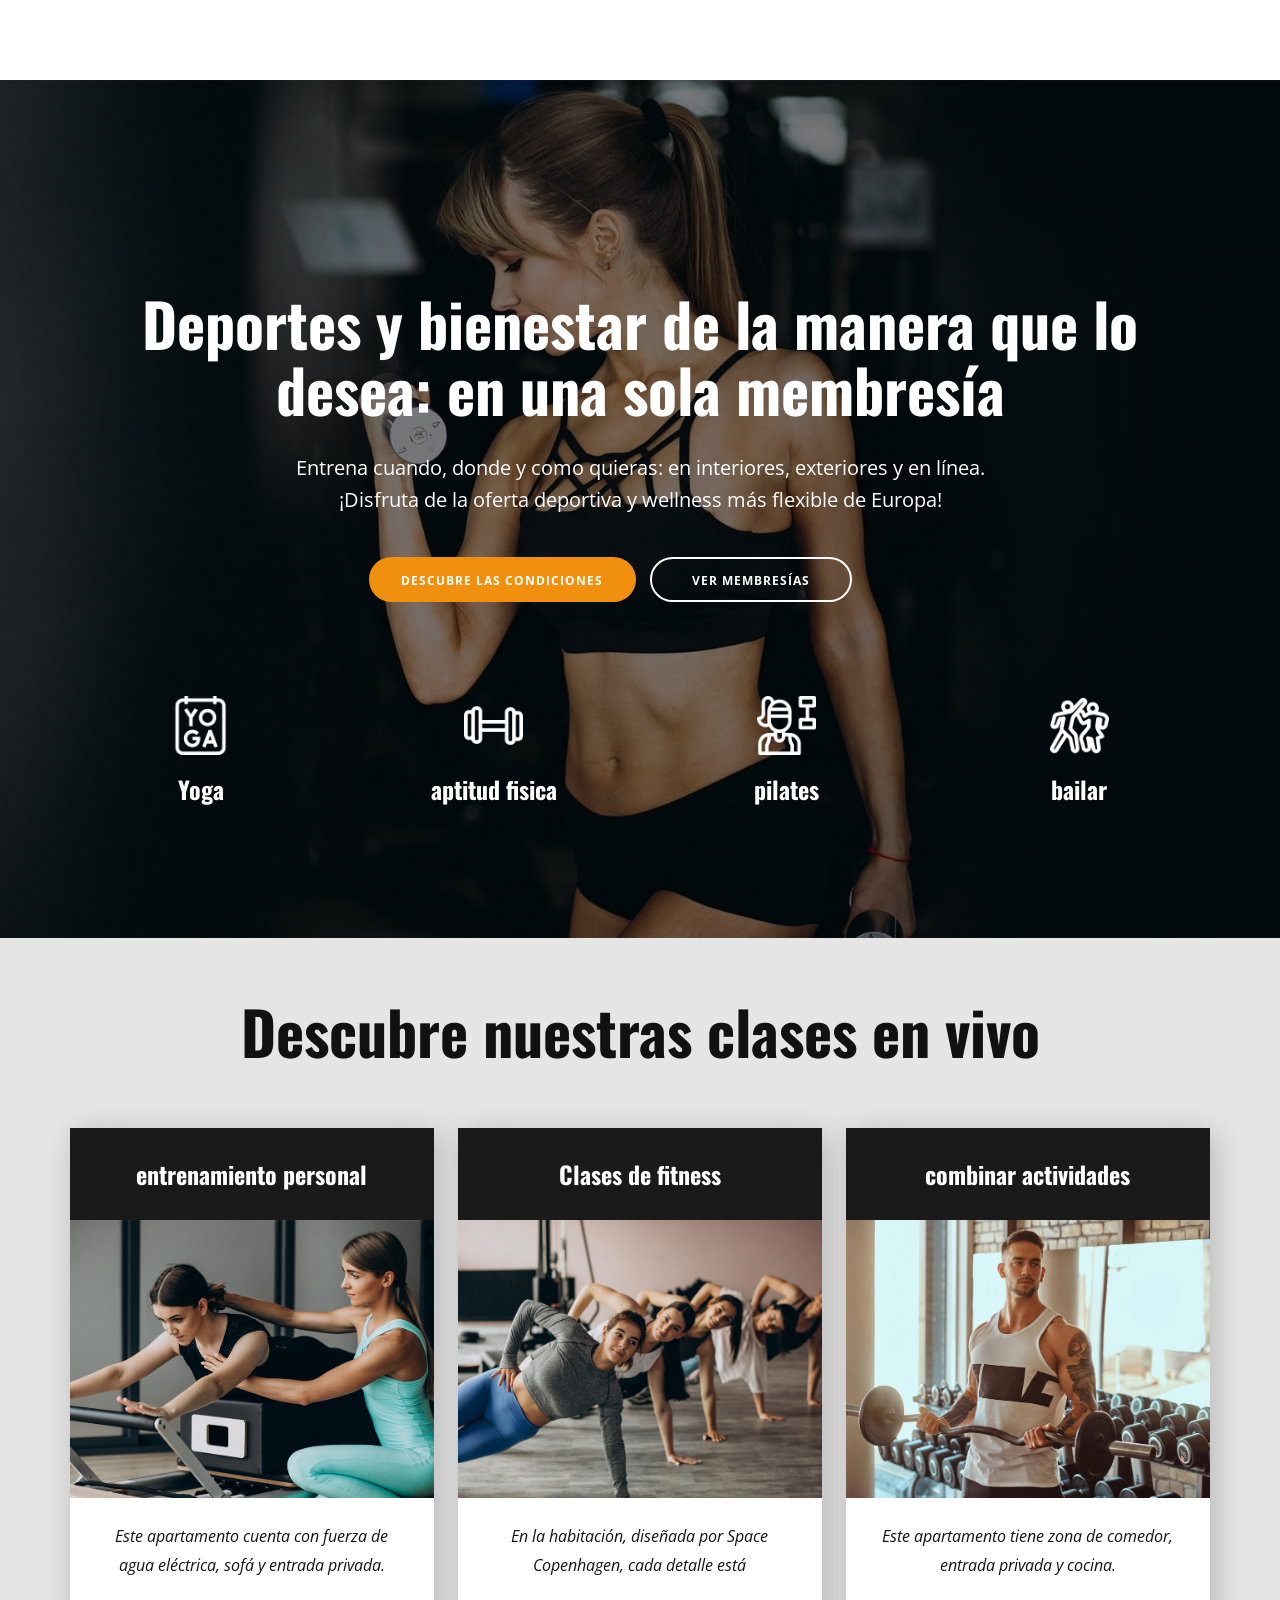
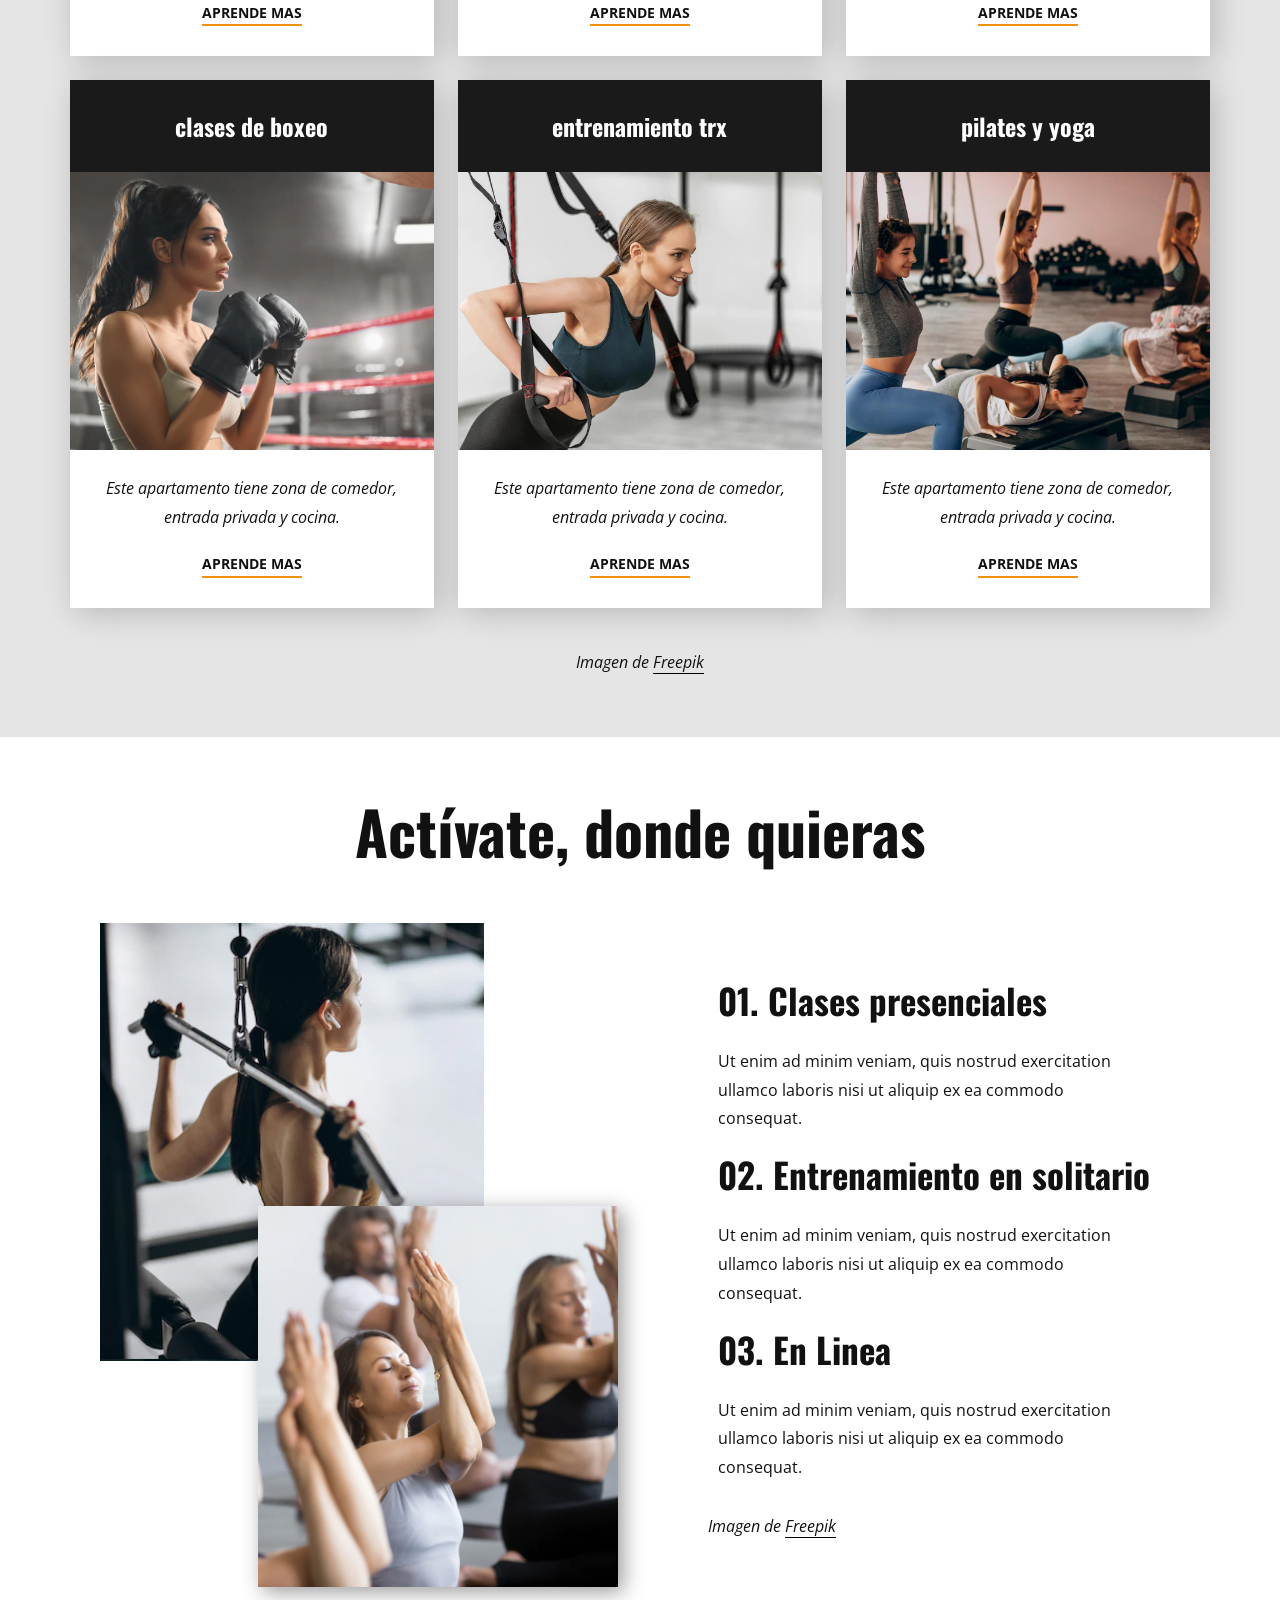
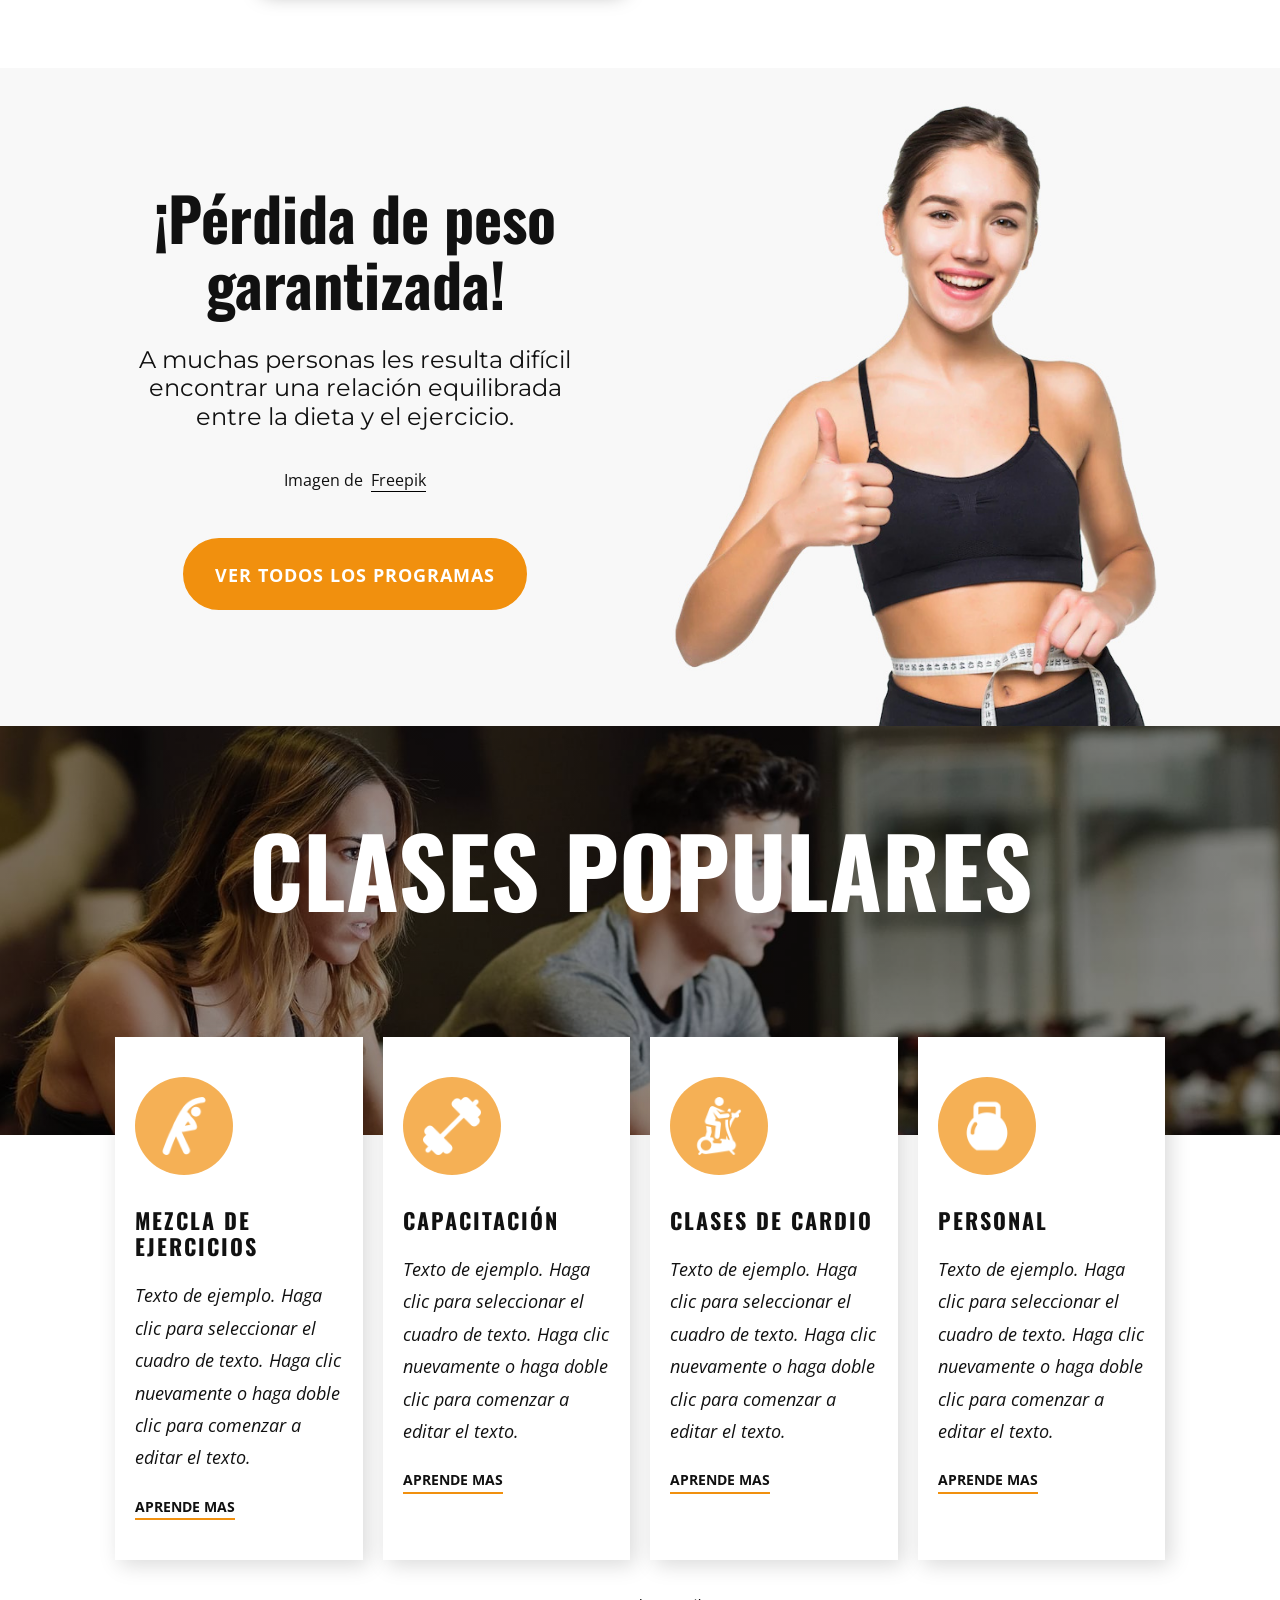
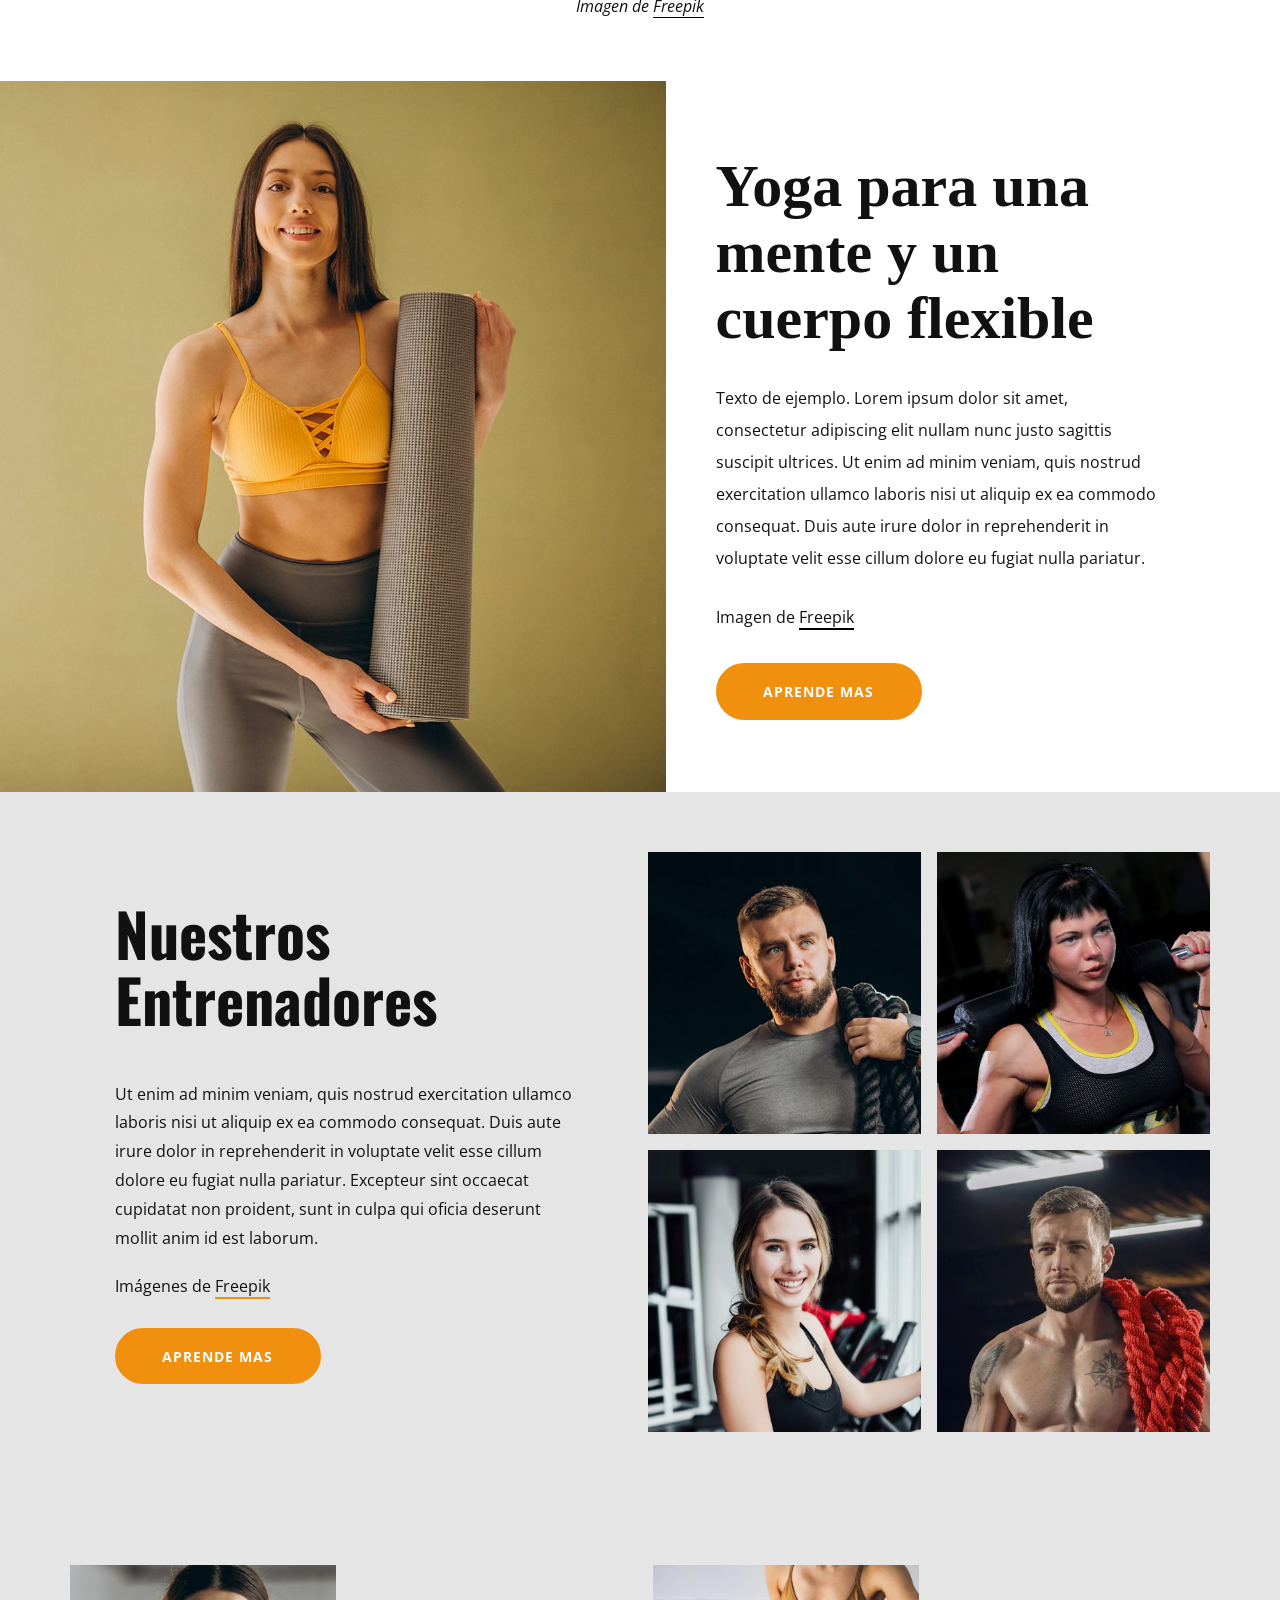
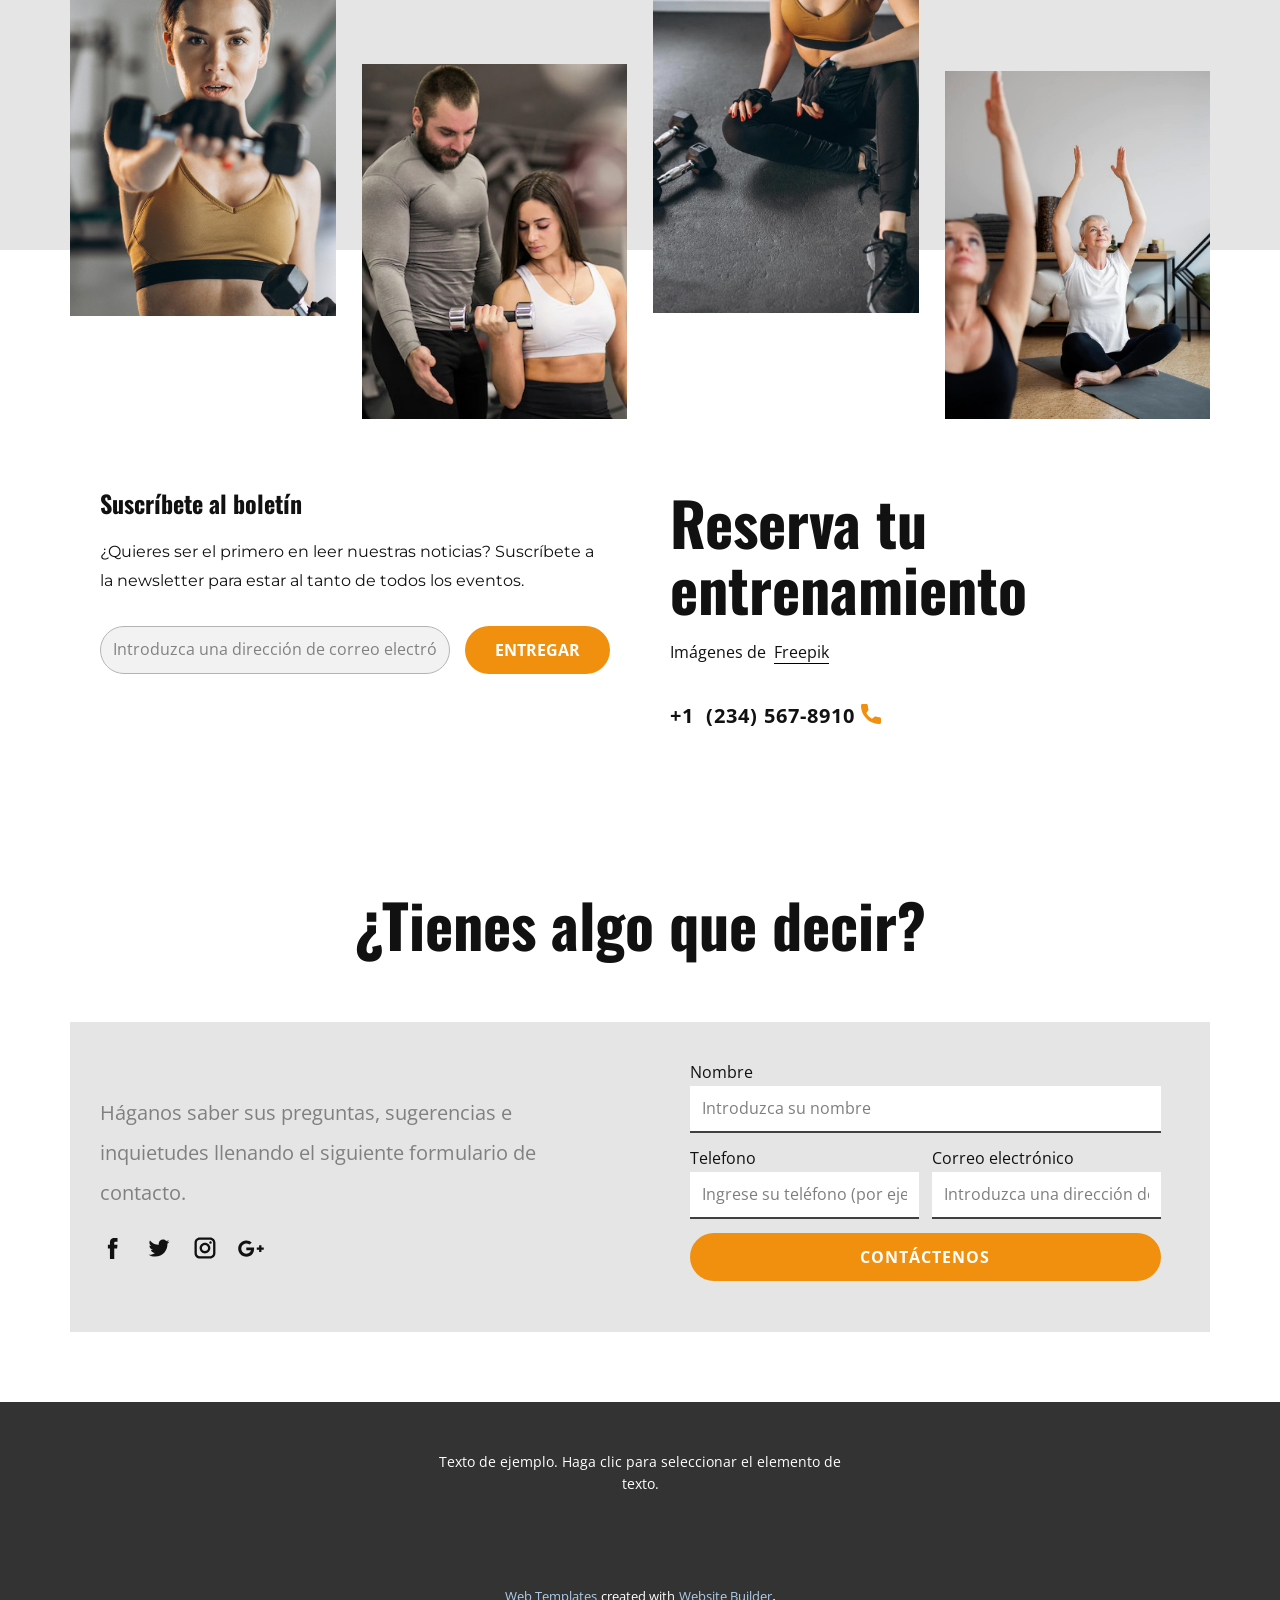
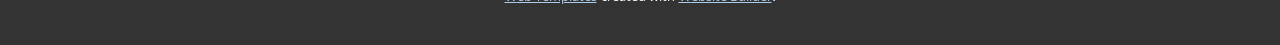
<file: index.html>
<!DOCTYPE html>
<html style="font-size: 16px;" lang="es"><head>
    <meta name="viewport" content="width=device-width, initial-scale=1.0">
    <meta charset="utf-8">
    <meta name="keywords" content="​Sports and wellness the way you want it - in one membership, ​Discover our live classes, ​Get active, wherever you want, ​Weight loss guaranteed!, Popular Classes, ​Yoga for Flexible Mind and Body, Our Trainers, ​Book your workout, ​Have something to say?">
    <meta name="description" content="">
    <title>Gym </title>
    <link rel="stylesheet" href="nicepage.css" media="screen">
<link rel="stylesheet" href="Gym-.css" media="screen">
    <script class="u-script" type="text/javascript" src="jquery-1.9.1.min.js" defer=""></script>
    <script class="u-script" type="text/javascript" src="nicepage.js" defer=""></script>
    <meta name="generator" content="Nicepage 5.15.1, nicepage.com">
    <meta name="referrer" content="origin">
    <link id="u-theme-google-font" rel="stylesheet" href="https://fonts.googleapis.com/css?family=Oswald:200,300,400,500,600,700|Open+Sans:300,300i,400,400i,500,500i,600,600i,700,700i,800,800i">
    <link id="u-page-google-font" rel="stylesheet" href="https://fonts.googleapis.com/css?family=Montserrat:100,100i,200,200i,300,300i,400,400i,500,500i,600,600i,700,700i,800,800i,900,900i|Open+Sans:300,300i,400,400i,500,500i,600,600i,700,700i,800,800i">
    
    
    
    
    
    
    
    
    
    
    
    <script type="application/ld+json">{
		"@context": "http://schema.org",
		"@type": "Organization",
		"name": "",
		"url": "/"
}</script>
    <meta name="theme-color" content="#478ac9">
    <meta property="og:title" content="Gym">
    <meta property="og:type" content="website">
    <link rel="canonical" href="/">
  <meta data-intl-tel-input-cdn-path="intlTelInput/"></head>
  <body data-home-page="https://website5547631.nicepage.io/Gym.html?version=49ccaf1a-6715-4d07-b3e1-574b99130c2a" data-home-page-title="Gym " class="u-body u-xl-mode" data-lang="es"><header class="u-clearfix u-header u-header" id="sec-225b"><div class="u-clearfix u-sheet u-sheet-1"></div></header>
    <section class="skrollable skrollable-between u-align-center u-clearfix u-image u-shading u-section-1" src="" id="sec-fc01" data-image-width="1620" data-image-height="1080">
      <div class="u-clearfix u-sheet u-sheet-1">
        <h1 class="u-text u-text-default u-text-1">
          <font style="vertical-align: inherit;">
            <font style="vertical-align: inherit;">
              <font style="vertical-align: inherit;">
                <font style="vertical-align: inherit;"> Deportes y bienestar de la manera que lo desea: en una sola membresía</font>
              </font>
            </font>
          </font>
        </h1>
        <p class="u-large-text u-text u-text-variant u-text-2">
          <font style="vertical-align: inherit;">
            <font style="vertical-align: inherit;">
              <font style="vertical-align: inherit;">
                <font style="vertical-align: inherit;">Entrena cuando, donde y como quieras: en interiores, exteriores y en línea. </font>
              </font>
            </font>
            <font style="vertical-align: inherit;">
              <font style="vertical-align: inherit;">
                <font style="vertical-align: inherit;">¡Disfruta de la oferta deportiva y wellness más flexible de Europa!</font>
              </font>
            </font>
          </font>
        </p>
        <div class="u-clearfix u-expanded-width-xs u-layout-wrap u-layout-wrap-1">
          <div class="u-layout">
            <div class="u-layout-row">
              <div class="u-align-center-sm u-align-center-xs u-align-right-lg u-align-right-md u-align-right-xl u-container-style u-layout-cell u-left-cell u-size-30 u-layout-cell-1">
                <div class="u-container-layout u-valign-middle-xs u-valign-top-lg u-valign-top-md u-valign-top-sm u-valign-top-xl u-container-layout-1">
                  <a href="https://nicepage.com/k/ticket-html-templates" class="u-border-2 u-border-palette-3-base u-btn u-btn-round u-button-style u-palette-3-base u-radius-50 u-btn-1">
                    <font style="vertical-align: inherit;">
                      <font style="vertical-align: inherit;">
                        <font style="vertical-align: inherit;">
                          <font style="vertical-align: inherit;"> Descubre las condiciones</font>
                        </font>
                      </font>
                    </font>
                  </a>
                </div>
              </div>
              <div class="u-align-center-sm u-align-center-xs u-align-left-lg u-align-left-md u-align-left-xl u-container-style u-layout-cell u-right-cell u-size-30 u-layout-cell-2">
                <div class="u-container-layout u-valign-top u-container-layout-2">
                  <a href="https://nicepage.com/k/parking-html-templates" class="u-active-white u-border-2 u-border-active-white u-border-hover-white u-border-white u-btn u-btn-round u-button-style u-hover-white u-none u-radius-50 u-text-active-black u-text-hover-black u-btn-2">
                    <font style="vertical-align: inherit;">
                      <font style="vertical-align: inherit;">
                        <font style="vertical-align: inherit;">
                          <font style="vertical-align: inherit;">Ver membresías</font>
                        </font>
                      </font>
                    </font>
                  </a>
                </div>
              </div>
            </div>
          </div>
        </div>
        <div class="u-expanded-width u-list u-list-1">
          <div class="u-repeater u-repeater-1">
            <div class="u-align-center u-container-style u-list-item u-repeater-item u-shape-rectangle">
              <div class="u-container-layout u-similar-container u-valign-middle-lg u-valign-middle-md u-valign-middle-sm u-valign-middle-xl u-container-layout-3"><span class="u-file-icon u-icon u-text-white u-icon-1"><img src="images/7406688-83f24e45.png" alt=""></span>
                <h4 class="u-align-center u-text u-text-3">
                  <font style="vertical-align: inherit;">
                    <font style="vertical-align: inherit;">
                      <font style="vertical-align: inherit;">
                        <font style="vertical-align: inherit;">Yoga</font>
                      </font>
                    </font>
                  </font>
                </h4>
              </div>
            </div>
            <div class="u-align-center u-container-style u-list-item u-repeater-item u-shape-rectangle">
              <div class="u-container-layout u-similar-container u-valign-middle-lg u-valign-middle-md u-valign-middle-sm u-valign-middle-xl u-container-layout-4"><span class="u-file-icon u-icon u-text-white u-icon-2"><img src="images/1025929-0ccaaa4d.png" alt=""></span>
                <h4 class="u-align-center u-text u-text-4">
                  <font style="vertical-align: inherit;">
                    <font style="vertical-align: inherit;">
                      <font style="vertical-align: inherit;">
                        <font style="vertical-align: inherit;">aptitud fisica</font>
                      </font>
                    </font>
                  </font>
                </h4>
              </div>
            </div>
            <div class="u-align-center u-container-style u-list-item u-repeater-item u-shape-rectangle">
              <div class="u-container-layout u-similar-container u-valign-middle-lg u-valign-middle-md u-valign-middle-sm u-valign-middle-xl u-container-layout-5"><span class="u-file-icon u-icon u-text-white u-icon-3"><img src="images/3145164-832b07a2.png" alt=""></span>
                <h4 class="u-align-center u-text u-text-5">
                  <font style="vertical-align: inherit;">
                    <font style="vertical-align: inherit;">
                      <font style="vertical-align: inherit;">
                        <font style="vertical-align: inherit;">pilates</font>
                      </font>
                    </font>
                  </font>
                </h4>
              </div>
            </div>
            <div class="u-align-center u-container-style u-list-item u-repeater-item u-shape-rectangle">
              <div class="u-container-layout u-similar-container u-valign-middle-lg u-valign-middle-md u-valign-middle-sm u-valign-middle-xl u-container-layout-6"><span class="u-file-icon u-icon u-text-white u-icon-4"><img src="images/2630282-a9d8af37.png" alt=""></span>
                <h4 class="u-align-center u-text u-text-6">
                  <font style="vertical-align: inherit;">
                    <font style="vertical-align: inherit;">
                      <font style="vertical-align: inherit;">
                        <font style="vertical-align: inherit;">bailar</font>
                      </font>
                    </font>
                  </font>
                </h4>
              </div>
            </div>
          </div>
        </div>
      </div>
    </section>
    <section class="u-align-center u-clearfix u-grey-10 u-section-2" id="sec-68f4">
      <div class="u-clearfix u-sheet u-valign-middle u-sheet-1">
        <h2 class="u-text u-text-default u-text-1">
          <font style="vertical-align: inherit;">
            <font style="vertical-align: inherit;">
              <font style="vertical-align: inherit;">
                <font style="vertical-align: inherit;"> Descubre nuestras clases en vivo</font>
              </font>
            </font>
          </font>
        </h2>
        <div class="u-expanded-width u-list u-list-1">
          <div class="u-repeater u-repeater-1">
            <div class="u-align-center u-container-style u-list-item u-repeater-item u-shape-rectangle u-video-cover u-white u-list-item-1">
              <div class="u-container-layout u-similar-container u-valign-top u-container-layout-1">
                <div class="u-align-center u-container-style u-expanded-width u-grey-90 u-group u-group-1">
                  <div class="u-container-layout u-valign-middle u-container-layout-2">
                    <h4 class="u-text u-text-2">
                      <font style="vertical-align: inherit;">
                        <font style="vertical-align: inherit;">
                          <font style="vertical-align: inherit;">
                            <font style="vertical-align: inherit;">entrenamiento personal</font>
                          </font>
                        </font>
                      </font>
                    </h4>
                  </div>
                </div>
                <img alt="" class="u-expanded-width u-image u-image-default u-image-1" src="images/h.jpg" data-image-width="1000" data-image-height="667">
                <p class="u-text u-text-3">
                  <font style="vertical-align: inherit;">
                    <font style="vertical-align: inherit;">
                      <font style="vertical-align: inherit;">
                        <font style="vertical-align: inherit;">Este apartamento cuenta con fuerza de agua eléctrica, sofá y entrada privada.</font>
                      </font>
                    </font>
                  </font>
                </p>
                <a href="https://nicepage.cc" class="u-border-2 u-border-active-palette-3-base u-border-hover-palette-3-base u-border-no-left u-border-no-right u-border-no-top u-border-palette-3-base u-bottom-left-radius-0 u-bottom-right-radius-0 u-btn u-button-style u-none u-radius-0 u-text-active-palette-3-base u-text-body-color u-text-hover-palette-3-base u-top-left-radius-0 u-top-right-radius-0 u-btn-1">
                  <font style="vertical-align: inherit;">
                    <font style="vertical-align: inherit;">
                      <font style="vertical-align: inherit;">
                        <font style="vertical-align: inherit;">Aprende mas</font>
                      </font>
                    </font>
                  </font>
                </a>
              </div>
            </div>
            <div class="u-align-center u-container-style u-list-item u-repeater-item u-shape-rectangle u-video-cover u-white u-list-item-2">
              <div class="u-container-layout u-similar-container u-valign-top u-container-layout-3">
                <div class="u-align-center u-container-style u-expanded-width u-grey-90 u-group u-group-2">
                  <div class="u-container-layout u-valign-middle u-container-layout-4">
                    <h4 class="u-text u-text-default u-text-4">
                      <font style="vertical-align: inherit;">
                        <font style="vertical-align: inherit;">
                          <font style="vertical-align: inherit;">
                            <font style="vertical-align: inherit;">Clases de fitness</font>
                          </font>
                        </font>
                      </font>
                    </h4>
                  </div>
                </div>
                <img alt="" class="u-expanded-width u-image u-image-default u-image-2" src="images/jjjjj.jpg" data-image-width="1000" data-image-height="667">
                <p class="u-text u-text-5">
                  <font style="vertical-align: inherit;">
                    <font style="vertical-align: inherit;">
                      <font style="vertical-align: inherit;">
                        <font style="vertical-align: inherit;">En la habitación, diseñada por Space Copenhagen, cada detalle está</font>
                      </font>
                    </font>
                  </font>
                </p>
                <a href="https://nicepage.cc" class="u-border-2 u-border-active-palette-3-base u-border-hover-palette-3-base u-border-no-left u-border-no-right u-border-no-top u-border-palette-3-base u-bottom-left-radius-0 u-bottom-right-radius-0 u-btn u-button-style u-none u-radius-0 u-text-active-palette-3-base u-text-body-color u-text-hover-palette-3-base u-top-left-radius-0 u-top-right-radius-0 u-btn-2">
                  <font style="vertical-align: inherit;">
                    <font style="vertical-align: inherit;">
                      <font style="vertical-align: inherit;">
                        <font style="vertical-align: inherit;">Aprende mas</font>
                      </font>
                    </font>
                  </font>
                </a>
              </div>
            </div>
            <div class="u-align-center u-container-style u-list-item u-repeater-item u-shape-rectangle u-white u-list-item-3">
              <div class="u-container-layout u-similar-container u-valign-top u-container-layout-5">
                <div class="u-align-center u-container-style u-expanded-width u-grey-90 u-group u-group-3">
                  <div class="u-container-layout u-valign-middle u-container-layout-6">
                    <h4 class="u-text u-text-default u-text-6">
                      <font style="vertical-align: inherit;">
                        <font style="vertical-align: inherit;">
                          <font style="vertical-align: inherit;">
                            <font style="vertical-align: inherit;">combinar actividades</font>
                          </font>
                        </font>
                      </font>
                    </h4>
                  </div>
                </div>
                <img alt="" class="u-expanded-width u-image u-image-default u-image-3" src="images/hhhh.jpg" data-image-width="1000" data-image-height="667">
                <p class="u-text u-text-7">
                  <font style="vertical-align: inherit;">
                    <font style="vertical-align: inherit;">
                      <font style="vertical-align: inherit;">
                        <font style="vertical-align: inherit;">Este apartamento tiene zona de comedor, entrada privada y cocina.</font>
                      </font>
                    </font>
                  </font>
                </p>
                <a href="https://nicepage.cc" class="u-border-2 u-border-active-palette-3-base u-border-hover-palette-3-base u-border-no-left u-border-no-right u-border-no-top u-border-palette-3-base u-bottom-left-radius-0 u-bottom-right-radius-0 u-btn u-button-style u-none u-radius-0 u-text-active-palette-3-base u-text-body-color u-text-hover-palette-3-base u-top-left-radius-0 u-top-right-radius-0 u-btn-3">
                  <font style="vertical-align: inherit;">
                    <font style="vertical-align: inherit;">
                      <font style="vertical-align: inherit;">
                        <font style="vertical-align: inherit;">Aprende mas</font>
                      </font>
                    </font>
                  </font>
                </a>
              </div>
            </div>
            <div class="u-align-center u-container-style u-list-item u-repeater-item u-shape-rectangle u-white u-list-item-4">
              <div class="u-container-layout u-similar-container u-valign-top u-container-layout-7">
                <div class="u-align-center u-container-style u-expanded-width u-grey-90 u-group u-group-4">
                  <div class="u-container-layout u-valign-middle u-container-layout-8">
                    <h4 class="u-text u-text-default u-text-8">
                      <font style="vertical-align: inherit;">
                        <font style="vertical-align: inherit;">
                          <font style="vertical-align: inherit;">
                            <font style="vertical-align: inherit;">clases de boxeo</font>
                          </font>
                        </font>
                      </font>
                    </h4>
                  </div>
                </div>
                <img alt="" class="u-expanded-width u-image u-image-default u-image-4" src="images/vvv-31.jpg" data-image-width="873" data-image-height="873">
                <p class="u-text u-text-9">
                  <font style="vertical-align: inherit;">
                    <font style="vertical-align: inherit;">
                      <font style="vertical-align: inherit;">
                        <font style="vertical-align: inherit;">Este apartamento tiene zona de comedor, entrada privada y cocina.</font>
                      </font>
                    </font>
                  </font>
                </p>
                <a href="https://nicepage.cc" class="u-border-2 u-border-active-palette-3-base u-border-hover-palette-3-base u-border-no-left u-border-no-right u-border-no-top u-border-palette-3-base u-bottom-left-radius-0 u-bottom-right-radius-0 u-btn u-button-style u-none u-radius-0 u-text-active-palette-3-base u-text-body-color u-text-hover-palette-3-base u-top-left-radius-0 u-top-right-radius-0 u-btn-4">
                  <font style="vertical-align: inherit;">
                    <font style="vertical-align: inherit;">
                      <font style="vertical-align: inherit;">
                        <font style="vertical-align: inherit;">Aprende mas</font>
                      </font>
                    </font>
                  </font>
                </a>
              </div>
            </div>
            <div class="u-align-center u-container-style u-list-item u-repeater-item u-shape-rectangle u-white u-list-item-5">
              <div class="u-container-layout u-similar-container u-valign-top u-container-layout-9">
                <div class="u-align-center u-container-style u-expanded-width u-grey-90 u-group u-group-5">
                  <div class="u-container-layout u-valign-middle u-container-layout-10">
                    <h4 class="u-text u-text-default u-text-10">
                      <font style="vertical-align: inherit;">
                        <font style="vertical-align: inherit;">
                          <font style="vertical-align: inherit;">
                            <font style="vertical-align: inherit;"> entrenamiento trx</font>
                          </font>
                        </font>
                      </font>
                    </h4>
                  </div>
                </div>
                <img alt="" class="u-expanded-width u-image u-image-default u-image-5" src="images/hhhh-32.jpg" data-image-width="1380" data-image-height="920">
                <p class="u-text u-text-11">
                  <font style="vertical-align: inherit;">
                    <font style="vertical-align: inherit;">
                      <font style="vertical-align: inherit;">
                        <font style="vertical-align: inherit;">Este apartamento tiene zona de comedor, entrada privada y cocina.</font>
                      </font>
                    </font>
                  </font>
                </p>
                <a href="https://nicepage.cc" class="u-border-2 u-border-active-palette-3-base u-border-hover-palette-3-base u-border-no-left u-border-no-right u-border-no-top u-border-palette-3-base u-bottom-left-radius-0 u-bottom-right-radius-0 u-btn u-button-style u-none u-radius-0 u-text-active-palette-3-base u-text-body-color u-text-hover-palette-3-base u-top-left-radius-0 u-top-right-radius-0 u-btn-5">
                  <font style="vertical-align: inherit;">
                    <font style="vertical-align: inherit;">
                      <font style="vertical-align: inherit;">
                        <font style="vertical-align: inherit;">Aprende mas</font>
                      </font>
                    </font>
                  </font>
                </a>
              </div>
            </div>
            <div class="u-align-center u-container-style u-list-item u-repeater-item u-shape-rectangle u-white u-list-item-6">
              <div class="u-container-layout u-similar-container u-valign-top u-container-layout-11">
                <div class="u-align-center u-container-style u-expanded-width u-grey-90 u-group u-group-6">
                  <div class="u-container-layout u-valign-middle u-container-layout-12">
                    <h4 class="u-text u-text-default u-text-12">
                      <font style="vertical-align: inherit;">
                        <font style="vertical-align: inherit;">
                          <font style="vertical-align: inherit;">
                            <font style="vertical-align: inherit;">pilates y yoga</font>
                          </font>
                        </font>
                      </font>
                    </h4>
                  </div>
                </div>
                <img alt="" class="u-expanded-width u-image u-image-default u-image-6" src="images/ffff.jpg" data-image-width="1380" data-image-height="920">
                <p class="u-text u-text-13">
                  <font style="vertical-align: inherit;">
                    <font style="vertical-align: inherit;">
                      <font style="vertical-align: inherit;">
                        <font style="vertical-align: inherit;">Este apartamento tiene zona de comedor, entrada privada y cocina.</font>
                      </font>
                    </font>
                  </font>
                </p>
                <a href="https://nicepage.cc" class="u-border-2 u-border-active-palette-3-base u-border-hover-palette-3-base u-border-no-left u-border-no-right u-border-no-top u-border-palette-3-base u-bottom-left-radius-0 u-bottom-right-radius-0 u-btn u-button-style u-none u-radius-0 u-text-active-palette-3-base u-text-body-color u-text-hover-palette-3-base u-top-left-radius-0 u-top-right-radius-0 u-btn-6">
                  <font style="vertical-align: inherit;">
                    <font style="vertical-align: inherit;">
                      <font style="vertical-align: inherit;">
                        <font style="vertical-align: inherit;">Aprende mas</font>
                      </font>
                    </font>
                  </font>
                </a>
              </div>
            </div>
          </div>
        </div>
        <p class="u-text u-text-body-color u-text-default u-text-14">
          <font style="vertical-align: inherit;">
            <font style="vertical-align: inherit;">
              <font style="vertical-align: inherit;">
                <font style="vertical-align: inherit;">Imagen de </font>
              </font>
            </font>
          </font>
          <a href="https://www.freepik.com/photos/people" class="u-border-1 u-border-active-grey-70 u-border-black u-border-hover-grey-70 u-border-no-left u-border-no-right u-border-no-top u-bottom-left-radius-0 u-bottom-right-radius-0 u-btn u-button-link u-button-style u-none u-radius-0 u-text-body-color u-top-left-radius-0 u-top-right-radius-0 u-btn-7" target="_blank">
            <font style="vertical-align: inherit;">
              <font style="vertical-align: inherit;">
                <font style="vertical-align: inherit;">
                  <font style="vertical-align: inherit;">Freepik</font>
                </font>
              </font>
            </font>
          </a>
        </p>
      </div>
    </section>
    <section class="u-align-center u-clearfix u-section-3" id="sec-1504">
      <div class="u-clearfix u-sheet u-valign-middle u-sheet-1">
        <h2 class="u-text u-text-1">
          <font style="vertical-align: inherit;">
            <font style="vertical-align: inherit;">
              <font style="vertical-align: inherit;">
                <font style="vertical-align: inherit;">Actívate, donde quieras</font>
              </font>
            </font>
          </font>
        </h2>
        <div class="u-clearfix u-expanded-width u-layout-wrap u-layout-wrap-1">
          <div class="u-layout">
            <div class="u-layout-row">
              <div class="u-container-style u-layout-cell u-size-32-lg u-size-32-xl u-size-60-md u-size-60-sm u-size-60-xs u-layout-cell-1">
                <div class="u-container-layout u-valign-bottom-md u-valign-middle-sm u-container-layout-1">
                  <img class="u-image u-image-default u-image-1" src="images/ghgh.jpg" alt="" data-image-width="411" data-image-height="417">
                  <img class="u-image u-image-default u-image-2" src="images/bbbbbbbbbbb.jpg" alt="" data-image-width="873" data-image-height="873">
                </div>
              </div>
              <div class="u-align-left u-container-style u-layout-cell u-size-28-lg u-size-28-xl u-size-60-md u-size-60-sm u-size-60-xs u-layout-cell-2">
                <div class="u-container-layout u-valign-middle u-container-layout-2">
                  <div class="u-expanded-width u-list u-list-1">
                    <div class="u-repeater u-repeater-1">
                      <div class="u-container-style u-list-item u-repeater-item u-list-item-1">
                        <div class="u-container-layout u-similar-container u-container-layout-3">
                          <h3 class="u-align-left u-text u-text-default u-text-2">
                            <font style="vertical-align: inherit;">
                              <font style="vertical-align: inherit;">
                                <font style="vertical-align: inherit;">
                                  <font style="vertical-align: inherit;">01. Clases presenciales</font>
                                </font>
                              </font>
                            </font>
                          </h3>
                          <p class="u-text u-text-3">
                            <font style="vertical-align: inherit;">
                              <font style="vertical-align: inherit;">
                                <font style="vertical-align: inherit;">
                                  <font style="vertical-align: inherit;"> Ut enim ad minim veniam, quis nostrud exercitation ullamco laboris nisi ut aliquip ex ea commodo consequat.</font>
                                </font>
                              </font>
                            </font>
                          </p>
                        </div>
                      </div>
                      <div class="u-container-style u-list-item u-repeater-item u-list-item-2">
                        <div class="u-container-layout u-similar-container u-container-layout-4">
                          <h3 class="u-align-left u-text u-text-default u-text-4">
                            <font style="vertical-align: inherit;">
                              <font style="vertical-align: inherit;">
                                <font style="vertical-align: inherit;">
                                  <font style="vertical-align: inherit;">02. Entrenamiento en solitario</font>
                                </font>
                              </font>
                            </font>
                          </h3>
                          <p class="u-text u-text-5">
                            <font style="vertical-align: inherit;">
                              <font style="vertical-align: inherit;">
                                <font style="vertical-align: inherit;">
                                  <font style="vertical-align: inherit;"> Ut enim ad minim veniam, quis nostrud exercitation ullamco laboris nisi ut aliquip ex ea commodo consequat.</font>
                                </font>
                              </font>
                            </font>
                          </p>
                        </div>
                      </div>
                      <div class="u-container-style u-list-item u-repeater-item u-list-item-3">
                        <div class="u-container-layout u-similar-container u-container-layout-5">
                          <h3 class="u-align-left u-text u-text-default u-text-6">
                            <font style="vertical-align: inherit;">
                              <font style="vertical-align: inherit;">
                                <font style="vertical-align: inherit;">
                                  <font style="vertical-align: inherit;">03. En Linea</font>
                                </font>
                              </font>
                            </font>
                          </h3>
                          <p class="u-text u-text-7">
                            <font style="vertical-align: inherit;">
                              <font style="vertical-align: inherit;">
                                <font style="vertical-align: inherit;">
                                  <font style="vertical-align: inherit;"> Ut enim ad minim veniam, quis nostrud exercitation ullamco laboris nisi ut aliquip ex ea commodo consequat.</font>
                                </font>
                              </font>
                            </font>
                          </p>
                        </div>
                      </div>
                    </div>
                  </div>
                  <p class="u-text u-text-8">
                    <font style="vertical-align: inherit;">
                      <font style="vertical-align: inherit;">
                        <font style="vertical-align: inherit;">
                          <font style="vertical-align: inherit;">Imagen de </font>
                        </font>
                      </font>
                    </font>
                    <a href="https://www.freepik.com/" class="u-border-1 u-border-active-palette-3-base u-border-black u-border-hover-palette-3-base u-border-no-left u-border-no-right u-border-no-top u-bottom-left-radius-0 u-bottom-right-radius-0 u-btn u-button-link u-button-style u-none u-radius-0 u-text-body-color u-top-left-radius-0 u-top-right-radius-0 u-btn-1" target="_blank">
                      <font style="vertical-align: inherit;">
                        <font style="vertical-align: inherit;">
                          <font style="vertical-align: inherit;">
                            <font style="vertical-align: inherit;">Freepik</font>
                          </font>
                        </font>
                      </font>
                    </a>
                  </p>
                </div>
              </div>
            </div>
          </div>
        </div>
      </div>
    </section>
    <section class="u-clearfix u-image u-section-4" id="carousel_bf1f" data-image-width="779" data-image-height="434">
      <div class="u-clearfix u-sheet u-sheet-1">
        <div class="u-clearfix u-layout-wrap u-layout-wrap-1">
          <div class="u-layout">
            <div class="u-layout-row">
              <div class="u-align-center u-container-style u-layout-cell u-left-cell u-size-30-lg u-size-30-xl u-size-60-md u-size-60-sm u-size-60-xs u-layout-cell-1">
                <div class="u-container-layout u-valign-middle u-container-layout-1">
                  <h2 class="u-text u-text-1">
                    <font style="vertical-align: inherit;">
                      <font style="vertical-align: inherit;">
                        <font style="vertical-align: inherit;">
                          <font style="vertical-align: inherit;">¡Pérdida de peso garantizada!</font>
                        </font>
                      </font>
                    </font>
                  </h2>
                  <h4 class="u-custom-font u-font-montserrat u-text u-text-2">
                    <font style="vertical-align: inherit;">
                      <font style="vertical-align: inherit;">
                        <font style="vertical-align: inherit;">
                          <font style="vertical-align: inherit;">A muchas personas les resulta difícil encontrar una relación equilibrada entre la dieta y el ejercicio.</font>
                        </font>
                      </font>
                    </font>
                  </h4>
                  <p class="u-text u-text-default u-text-3">
                    <font style="vertical-align: inherit;">
                      <font style="vertical-align: inherit;">
                        <font style="vertical-align: inherit;">
                          <font style="vertical-align: inherit;">Imagen de&nbsp; </font>
                        </font>
                      </font>
                    </font>
                    <a href="https://www.freepik.com/photos/man-style" class="u-active-none u-border-1 u-border-active-grey-70 u-border-black u-border-hover-grey-70 u-border-no-left u-border-no-right u-border-no-top u-bottom-left-radius-0 u-bottom-right-radius-0 u-btn u-button-link u-button-style u-hover-none u-none u-radius-0 u-text-body-color u-top-left-radius-0 u-top-right-radius-0 u-btn-1" target="_blank">
                      <font style="vertical-align: inherit;">
                        <font style="vertical-align: inherit;">
                          <font style="vertical-align: inherit;">
                            <font style="vertical-align: inherit;">Freepik</font>
                          </font>
                        </font>
                      </font>
                    </a>
                  </p>
                  <a href="#https://drinkupbottle.com/" class="u-border-2 u-border-palette-3-base u-btn u-btn-round u-button-style u-palette-3-base u-radius-50 u-btn-2">
                    <font style="vertical-align: inherit;">
                      <font style="vertical-align: inherit;">
                        <font style="vertical-align: inherit;">
                          <font style="vertical-align: inherit;">ver todos los programas</font>
                        </font>
                      </font>
                    </font>
                  </a>
                </div>
              </div>
              <div class="u-align-center u-container-style u-image u-layout-cell u-right-cell u-size-30-lg u-size-30-xl u-size-60-md u-size-60-sm u-size-60-xs u-image-1" data-image-width="769" data-image-height="769">
                <div class="u-container-layout u-container-layout-2"></div>
              </div>
            </div>
          </div>
        </div>
      </div>
    </section>
    <section class="u-align-center u-clearfix u-section-5" id="carousel_dce4">
      <div class="u-container-style u-expanded-width-lg u-expanded-width-md u-group u-image u-shading u-image-1" data-image-width="1920" data-image-height="992">
        <div class="u-container-layout u-valign-top u-container-layout-1">
          <h2 class="u-align-center u-text u-text-default u-text-1">
            <font style="vertical-align: inherit;">
              <font style="vertical-align: inherit;">
                <font style="vertical-align: inherit;">
                  <font style="vertical-align: inherit;">clases populares</font>
                </font>
              </font>
            </font>
          </h2>
        </div>
      </div>
      
      
      
      
      
      
      <div class="u-list u-list-1">
        <div class="u-repeater u-repeater-1">
          <div class="u-align-left u-container-style u-list-item u-repeater-item u-shape-rectangle u-white u-list-item-1">
            <div class="u-container-layout u-similar-container u-valign-top u-container-layout-2"><span class="u-file-icon u-icon u-icon-circle u-opacity u-opacity-70 u-palette-3-base u-text-white u-icon-1"><img src="images/10699-71f785f0.png" alt=""></span>
              <h4 class="u-text u-text-2">
                <font style="vertical-align: inherit;">
                  <font style="vertical-align: inherit;">
                    <font style="vertical-align: inherit;">
                      <font style="vertical-align: inherit;">mezcla de ejercicios</font>
                    </font>
                  </font>
                </font>
              </h4>
              <p class="u-text u-text-3">
                <font style="vertical-align: inherit;">
                  <font style="vertical-align: inherit;">
                    <font style="vertical-align: inherit;">
                      <font style="vertical-align: inherit;">Texto de ejemplo. </font>
                    </font>
                  </font>
                  <font style="vertical-align: inherit;">
                    <font style="vertical-align: inherit;">
                      <font style="vertical-align: inherit;">Haga clic para seleccionar el cuadro de texto. </font>
                    </font>
                  </font>
                  <font style="vertical-align: inherit;">
                    <font style="vertical-align: inherit;">
                      <font style="vertical-align: inherit;">Haga clic nuevamente o haga doble clic para comenzar a editar el texto.</font>
                    </font>
                  </font>
                </font>
              </p>
              <a href="https://nicepage.cc" class="u-border-2 u-border-active-palette-3-base u-border-hover-palette-3-base u-border-no-left u-border-no-right u-border-no-top u-border-palette-3-base u-bottom-left-radius-0 u-bottom-right-radius-0 u-btn u-button-style u-none u-radius-0 u-text-active-palette-3-base u-text-body-color u-text-hover-palette-3-base u-top-left-radius-0 u-top-right-radius-0 u-btn-1">
                <font style="vertical-align: inherit;">
                  <font style="vertical-align: inherit;">
                    <font style="vertical-align: inherit;">
                      <font style="vertical-align: inherit;">Aprende mas</font>
                    </font>
                  </font>
                </font>
              </a>
            </div>
          </div>
          <div class="u-align-left u-container-style u-list-item u-repeater-item u-shape-rectangle u-video-cover u-white u-list-item-2">
            <div class="u-container-layout u-similar-container u-valign-top u-container-layout-3"><span class="u-file-icon u-icon u-icon-circle u-opacity u-opacity-70 u-palette-3-base u-icon-2"><img src="images/3997413-133613fe.png" alt=""></span>
              <h4 class="u-text u-text-4">
                <font style="vertical-align: inherit;">
                  <font style="vertical-align: inherit;">
                    <font style="vertical-align: inherit;">
                      <font style="vertical-align: inherit;">capacitación</font>
                    </font>
                  </font>
                </font>
              </h4>
              <p class="u-text u-text-5">
                <font style="vertical-align: inherit;">
                  <font style="vertical-align: inherit;">
                    <font style="vertical-align: inherit;">
                      <font style="vertical-align: inherit;">Texto de ejemplo. </font>
                    </font>
                  </font>
                  <font style="vertical-align: inherit;">
                    <font style="vertical-align: inherit;">
                      <font style="vertical-align: inherit;">Haga clic para seleccionar el cuadro de texto. </font>
                    </font>
                  </font>
                  <font style="vertical-align: inherit;">
                    <font style="vertical-align: inherit;">
                      <font style="vertical-align: inherit;">Haga clic nuevamente o haga doble clic para comenzar a editar el texto.</font>
                    </font>
                  </font>
                </font>
              </p>
              <a href="https://nicepage.cc" class="u-border-2 u-border-active-palette-3-base u-border-hover-palette-3-base u-border-no-left u-border-no-right u-border-no-top u-border-palette-3-base u-bottom-left-radius-0 u-bottom-right-radius-0 u-btn u-button-style u-none u-radius-0 u-text-active-palette-3-base u-text-body-color u-text-hover-palette-3-base u-top-left-radius-0 u-top-right-radius-0 u-btn-2">
                <font style="vertical-align: inherit;">
                  <font style="vertical-align: inherit;">
                    <font style="vertical-align: inherit;">
                      <font style="vertical-align: inherit;">Aprende mas</font>
                    </font>
                  </font>
                </font>
              </a>
            </div>
          </div>
          <div class="u-align-left u-container-style u-list-item u-repeater-item u-shape-rectangle u-video-cover u-white u-list-item-3">
            <div class="u-container-layout u-similar-container u-valign-top u-container-layout-4"><span class="u-file-icon u-icon u-icon-circle u-opacity u-opacity-70 u-palette-3-base u-icon-3"><img src="images/185606-0eed93c8.png" alt=""></span>
              <h4 class="u-text u-text-6">
                <font style="vertical-align: inherit;">
                  <font style="vertical-align: inherit;">
                    <font style="vertical-align: inherit;">
                      <font style="vertical-align: inherit;">Clases de cardio</font>
                    </font>
                  </font>
                </font>
              </h4>
              <p class="u-text u-text-7">
                <font style="vertical-align: inherit;">
                  <font style="vertical-align: inherit;">
                    <font style="vertical-align: inherit;">
                      <font style="vertical-align: inherit;">Texto de ejemplo. </font>
                    </font>
                  </font>
                  <font style="vertical-align: inherit;">
                    <font style="vertical-align: inherit;">
                      <font style="vertical-align: inherit;">Haga clic para seleccionar el cuadro de texto. </font>
                    </font>
                  </font>
                  <font style="vertical-align: inherit;">
                    <font style="vertical-align: inherit;">
                      <font style="vertical-align: inherit;">Haga clic nuevamente o haga doble clic para comenzar a editar el texto.</font>
                    </font>
                  </font>
                </font>
              </p>
              <a href="https://nicepage.cc" class="u-border-2 u-border-active-palette-3-base u-border-hover-palette-3-base u-border-no-left u-border-no-right u-border-no-top u-border-palette-3-base u-bottom-left-radius-0 u-bottom-right-radius-0 u-btn u-button-style u-none u-radius-0 u-text-active-palette-3-base u-text-body-color u-text-hover-palette-3-base u-top-left-radius-0 u-top-right-radius-0 u-btn-3">
                <font style="vertical-align: inherit;">
                  <font style="vertical-align: inherit;">
                    <font style="vertical-align: inherit;">
                      <font style="vertical-align: inherit;">Aprende mas</font>
                    </font>
                  </font>
                </font>
              </a>
            </div>
          </div>
          <div class="u-align-left u-container-style u-list-item u-repeater-item u-shape-rectangle u-video-cover u-white u-list-item-4">
            <div class="u-container-layout u-similar-container u-valign-top u-container-layout-5"><span class="u-file-icon u-icon u-icon-circle u-opacity u-opacity-70 u-palette-3-base u-icon-4"><img src="images/8140478-f2130a26.png" alt=""></span>
              <h4 class="u-text u-text-8">
                <font style="vertical-align: inherit;">
                  <font style="vertical-align: inherit;">
                    <font style="vertical-align: inherit;">
                      <font style="vertical-align: inherit;">Personal</font>
                    </font>
                  </font>
                </font>
              </h4>
              <p class="u-text u-text-9">
                <font style="vertical-align: inherit;">
                  <font style="vertical-align: inherit;">
                    <font style="vertical-align: inherit;">
                      <font style="vertical-align: inherit;">Texto de ejemplo. </font>
                    </font>
                  </font>
                  <font style="vertical-align: inherit;">
                    <font style="vertical-align: inherit;">
                      <font style="vertical-align: inherit;">Haga clic para seleccionar el cuadro de texto. </font>
                    </font>
                  </font>
                  <font style="vertical-align: inherit;">
                    <font style="vertical-align: inherit;">
                      <font style="vertical-align: inherit;">Haga clic nuevamente o haga doble clic para comenzar a editar el texto.</font>
                    </font>
                  </font>
                </font>
              </p>
              <a href="https://nicepage.cc" class="u-border-2 u-border-active-palette-3-base u-border-hover-palette-3-base u-border-no-left u-border-no-right u-border-no-top u-border-palette-3-base u-bottom-left-radius-0 u-bottom-right-radius-0 u-btn u-button-style u-none u-radius-0 u-text-active-palette-3-base u-text-body-color u-text-hover-palette-3-base u-top-left-radius-0 u-top-right-radius-0 u-btn-4">
                <font style="vertical-align: inherit;">
                  <font style="vertical-align: inherit;">
                    <font style="vertical-align: inherit;">
                      <font style="vertical-align: inherit;">Aprende mas</font>
                    </font>
                  </font>
                </font>
              </a>
            </div>
          </div>
        </div>
      </div>
      <p class="u-text u-text-body-color u-text-default u-text-10">
        <font style="vertical-align: inherit;">
          <font style="vertical-align: inherit;">
            <font style="vertical-align: inherit;">
              <font style="vertical-align: inherit;">Imagen de </font>
            </font>
          </font>
        </font>
        <a href="https://www.freepik.com/photos/people" class="u-border-1 u-border-active-grey-70 u-border-black u-border-hover-grey-70 u-border-no-left u-border-no-right u-border-no-top u-bottom-left-radius-0 u-bottom-right-radius-0 u-btn u-button-link u-button-style u-none u-radius-0 u-text-body-color u-top-left-radius-0 u-top-right-radius-0 u-btn-5" target="_blank">
          <font style="vertical-align: inherit;">
            <font style="vertical-align: inherit;">
              <font style="vertical-align: inherit;">
                <font style="vertical-align: inherit;">Freepik</font>
              </font>
            </font>
          </font>
        </a>
      </p>
    </section>
    <section class="u-align-center u-clearfix u-white u-section-6" id="carousel_6f7f">
      <div class="u-clearfix u-gutter-0 u-layout-wrap u-layout-wrap-1">
        <div class="u-layout" style="">
          <div class="u-layout-row" style="">
            <div class="u-align-left u-container-style u-image u-layout-cell u-left-cell u-size-31-lg u-size-33-xl u-size-60-md u-size-60-sm u-size-60-xs u-size-xs-60 u-image-1" src="" data-image-width="1000" data-image-height="1030">
              <div class="u-container-layout u-container-layout-1" src=""></div>
            </div>
            <div class="u-align-left u-container-style u-layout-cell u-right-cell u-shape-rectangle u-size-27-xl u-size-29-lg u-size-60-md u-size-60-sm u-size-60-xs u-size-xs-60 u-white u-layout-cell-2">
              <div class="u-container-layout u-valign-middle u-container-layout-2">
                <h2 class="u-text u-text-1">
                  <font style="vertical-align: inherit;">
                    <font style="vertical-align: inherit;">
                      <font style="vertical-align: inherit;">
                        <font style="vertical-align: inherit;"> Yoga para una mente y un cuerpo flexible</font>
                      </font>
                    </font>
                  </font>
                </h2>
                <p class="u-text u-text-2">
                  <font style="vertical-align: inherit;">
                    <font style="vertical-align: inherit;">
                      <font style="vertical-align: inherit;">
                        <font style="vertical-align: inherit;">Texto de ejemplo. </font>
                      </font>
                    </font>
                    <font style="vertical-align: inherit;">
                      <font style="vertical-align: inherit;">
                        <font style="vertical-align: inherit;">Lorem ipsum dolor sit amet, consectetur adipiscing elit nullam nunc justo sagittis suscipit ultrices. </font>
                      </font>
                    </font>
                    <font style="vertical-align: inherit;">
                      <font style="vertical-align: inherit;">
                        <font style="vertical-align: inherit;">Ut enim ad minim veniam, quis nostrud exercitation ullamco laboris nisi ut aliquip ex ea commodo consequat. </font>
                      </font>
                    </font>
                    <font style="vertical-align: inherit;">
                      <font style="vertical-align: inherit;">
                        <font style="vertical-align: inherit;">Duis aute irure dolor in reprehenderit in voluptate velit esse cillum dolore eu fugiat nulla pariatur.</font>
                      </font>
                    </font>
                  </font>
                </p>
                <p class="u-text u-text-3">
                  <font style="vertical-align: inherit;">
                    <font style="vertical-align: inherit;">
                      <font style="vertical-align: inherit;">
                        <font style="vertical-align: inherit;">Imagen de </font>
                      </font>
                    </font>
                  </font>
                  <a href="https://www.freepik.com/photos/woman" class="u-border-2 u-border-active-palette-3-base u-border-black u-border-hover-palette-3-base u-border-no-left u-border-no-right u-border-no-top u-bottom-left-radius-0 u-bottom-right-radius-0 u-btn u-button-link u-button-style u-none u-radius-0 u-text-body-color u-top-left-radius-0 u-top-right-radius-0 u-btn-1">
                    <font style="vertical-align: inherit;">
                      <font style="vertical-align: inherit;">
                        <font style="vertical-align: inherit;">
                          <font style="vertical-align: inherit;">Freepik</font>
                        </font>
                      </font>
                    </font>
                  </a>
                </p>
                <a href="https://nicepage.com/k/hospital-website-templates" class="u-border-2 u-border-palette-3-base u-btn u-btn-round u-button-style u-palette-3-base u-radius-50 u-btn-2">
                  <font style="vertical-align: inherit;">
                    <font style="vertical-align: inherit;">
                      <font style="vertical-align: inherit;">
                        <font style="vertical-align: inherit;">aprende mas</font>
                      </font>
                    </font>
                  </font>
                </a>
              </div>
            </div>
          </div>
        </div>
      </div>
    </section>
    <section class="u-clearfix u-grey-10 u-section-7" id="carousel_2658">
      <div class="u-clearfix u-sheet u-valign-middle u-sheet-1">
        <div class="u-clearfix u-expanded-width u-gutter-16 u-layout-wrap u-layout-wrap-1">
          <div class="u-layout">
            <div class="u-layout-row">
              <div class="u-size-30 u-size-60-md">
                <div class="u-layout-col">
                  <div class="u-align-left u-container-style u-layout-cell u-left-cell u-size-60 u-layout-cell-1">
                    <div class="u-container-layout u-valign-middle u-container-layout-1">
                      <h2 class="u-text u-text-1">
                        <font style="vertical-align: inherit;">
                          <font style="vertical-align: inherit;">
                            <font style="vertical-align: inherit;">
                              <font style="vertical-align: inherit;">Nuestros Entrenadores</font>
                            </font>
                          </font>
                        </font>
                      </h2>
                      <p class="u-text u-text-2">
                        <font style="vertical-align: inherit;">
                          <font style="vertical-align: inherit;">
                            <font style="vertical-align: inherit;">
                              <font style="vertical-align: inherit;">Ut enim ad minim veniam, quis nostrud exercitation ullamco laboris nisi ut aliquip ex ea commodo consequat. </font>
                            </font>
                          </font>
                          <font style="vertical-align: inherit;">
                            <font style="vertical-align: inherit;">
                              <font style="vertical-align: inherit;">Duis aute irure dolor in reprehenderit in voluptate velit esse cillum dolore eu fugiat nulla pariatur. </font>
                            </font>
                          </font>
                          <font style="vertical-align: inherit;">
                            <font style="vertical-align: inherit;">
                              <font style="vertical-align: inherit;">Excepteur sint occaecat cupidatat non proident, sunt in culpa qui oficia deserunt mollit anim id est laborum.</font>
                            </font>
                          </font>
                        </font>
                      </p>
                      <p class="u-text u-text-3">
                        <font style="vertical-align: inherit;">
                          <font style="vertical-align: inherit;">
                            <font style="vertical-align: inherit;">
                              <font style="vertical-align: inherit;">Imágenes de </font>
                            </font>
                          </font>
                        </font>
                        <a href="https://www.freepik.com" class="u-border-2 u-border-active-black u-border-hover-black u-border-no-left u-border-no-right u-border-no-top u-border-palette-3-base u-bottom-left-radius-0 u-bottom-right-radius-0 u-btn u-button-link u-button-style u-none u-radius-0 u-text-body-color u-top-left-radius-0 u-top-right-radius-0 u-btn-1" target="_blank">
                          <font style="vertical-align: inherit;">
                            <font style="vertical-align: inherit;">
                              <font style="vertical-align: inherit;">
                                <font style="vertical-align: inherit;">Freepik</font>
                              </font>
                            </font>
                          </font>
                        </a>
                      </p>
                      <a href="https://nicepage.com/c/gallery-website-templates" class="u-border-2 u-border-palette-3-base u-btn u-btn-round u-button-style u-palette-3-base u-radius-50 u-btn-2">
                        <font style="vertical-align: inherit;">
                          <font style="vertical-align: inherit;">
                            <font style="vertical-align: inherit;">
                              <font style="vertical-align: inherit;">aprende mas</font>
                            </font>
                          </font>
                        </font>
                      </a>
                    </div>
                  </div>
                </div>
              </div>
              <div class="u-size-30 u-size-60-md">
                <div class="u-layout-col">
                  <div class="u-size-30">
                    <div class="u-layout-row">
                      <div class="u-align-center u-container-style u-image u-layout-cell u-size-30 u-image-1" src="" data-image-width="405" data-image-height="405">
                        <div class="u-container-layout u-valign-middle u-container-layout-2"></div>
                      </div>
                      <div class="u-align-center u-container-style u-image u-layout-cell u-right-cell u-size-30 u-image-2" src="" data-image-width="405" data-image-height="405">
                        <div class="u-container-layout u-valign-middle u-container-layout-3"></div>
                      </div>
                    </div>
                  </div>
                  <div class="u-size-30">
                    <div class="u-layout-row">
                      <div class="u-align-center u-container-style u-image u-layout-cell u-size-30 u-image-3" src="" data-image-width="405" data-image-height="405">
                        <div class="u-container-layout u-valign-middle u-container-layout-4"></div>
                      </div>
                      <div class="u-align-center u-container-style u-image u-layout-cell u-right-cell u-size-30 u-image-4" src="" data-image-width="405" data-image-height="405">
                        <div class="u-container-layout u-valign-middle u-container-layout-5"></div>
                      </div>
                    </div>
                  </div>
                </div>
              </div>
            </div>
          </div>
        </div>
      </div>
    </section>
    <section class="u-clearfix u-section-8" id="carousel_8a6f">
      <div class="u-expanded-width u-grey-10 u-shape u-shape-rectangle u-shape-1"></div>
      <div class="u-clearfix u-gutter-26 u-layout-wrap u-layout-wrap-1">
        <div class="u-layout">
          <div class="u-layout-row">
            <div class="u-size-15 u-size-30-md">
              <div class="u-layout-col">
                <div class="u-container-style u-image u-layout-cell u-size-40 u-image-1" data-image-width="903" data-image-height="903">
                  <div class="u-container-layout u-container-layout-1"></div>
                </div>
                <div class="u-container-style u-hidden-sm u-hidden-xs u-layout-cell u-size-20 u-layout-cell-2">
                  <div class="u-container-layout u-container-layout-2"></div>
                </div>
              </div>
            </div>
            <div class="u-size-15 u-size-30-md">
              <div class="u-layout-col">
                <div class="u-container-style u-hidden-sm u-hidden-xs u-layout-cell u-size-20 u-layout-cell-3">
                  <div class="u-container-layout u-container-layout-3"></div>
                </div>
                <div class="u-container-style u-image u-layout-cell u-size-40 u-image-2" data-image-width="411" data-image-height="417">
                  <div class="u-container-layout u-container-layout-4"></div>
                </div>
              </div>
            </div>
            <div class="u-size-15 u-size-30-md">
              <div class="u-layout-col">
                <div class="u-container-style u-image u-layout-cell u-size-40 u-image-3" data-image-width="1380" data-image-height="920">
                  <div class="u-container-layout u-container-layout-5"></div>
                </div>
                <div class="u-container-style u-hidden-sm u-hidden-xs u-layout-cell u-size-20 u-layout-cell-6">
                  <div class="u-container-layout u-container-layout-6"></div>
                </div>
              </div>
            </div>
            <div class="u-size-15 u-size-30-md">
              <div class="u-layout-col">
                <div class="u-container-style u-hidden-sm u-hidden-xs u-layout-cell u-size-20 u-layout-cell-7">
                  <div class="u-container-layout u-container-layout-7"></div>
                </div>
                <div class="u-container-style u-image u-layout-cell u-size-40 u-image-4" data-image-width="721" data-image-height="1080">
                  <div class="u-container-layout u-container-layout-8"></div>
                </div>
              </div>
            </div>
          </div>
        </div>
      </div>
      <div class="u-clearfix u-layout-wrap u-layout-wrap-2">
        <div class="u-layout">
          <div class="u-layout-row">
            <div class="u-container-style u-layout-cell u-right-cell u-size-25-lg u-size-30-xl u-size-60-md u-size-60-sm u-size-60-xs u-layout-cell-9">
              <div class="u-container-layout u-container-layout-9">
                <h4 class="u-text u-text-default u-text-1">
                  <font style="vertical-align: inherit;">
                    <font style="vertical-align: inherit;">
                      <font style="vertical-align: inherit;">
                        <font style="vertical-align: inherit;">Suscríbete al boletín</font>
                      </font>
                    </font>
                  </font>
                </h4>
                <p class="u-custom-font u-font-montserrat u-text u-text-2">
                  <font style="vertical-align: inherit;">
                    <font style="vertical-align: inherit;">
                      <font style="vertical-align: inherit;">
                        <font style="vertical-align: inherit;">¿Quieres ser el primero en leer nuestras noticias? </font>
                      </font>
                    </font>
                    <font style="vertical-align: inherit;">
                      <font style="vertical-align: inherit;">
                        <font style="vertical-align: inherit;">Suscríbete a la newsletter para estar al tanto de todos los eventos.</font>
                      </font>
                    </font>
                  </font>
                </p>
                <div class="u-expanded-width u-form u-form-1">
                  <form action="https://forms.nicepagesrv.com/v2/form/process" class="u-clearfix u-form-horizontal u-form-spacing-15 u-inner-form" source="email" name="form" style="padding: 0px;">
                    <div class="u-form-email u-form-group u-label-none">
                      <label for="email-6564" class="u-label">
                        <font style="vertical-align: inherit;">
                          <font style="vertical-align: inherit;">
                            <font style="vertical-align: inherit;">
                              <font style="vertical-align: inherit;">Correo electrónico</font>
                            </font>
                          </font>
                        </font>
                      </label>
                      <input type="email" placeholder="Introduzca una dirección de correo electrónico válida" id="email-6564" name="email" class="u-grey-5 u-input u-input-rectangle u-radius-50" required="">
                    </div>
                    <div class="u-align-left u-form-group u-form-submit u-label-none">
                      <a href="#" class="u-active-black u-border-none u-btn u-btn-round u-btn-submit u-button-style u-hover-black u-palette-3-base u-radius-50 u-btn-1">
                        <font style="vertical-align: inherit;">
                          <font style="vertical-align: inherit;">
                            <font style="vertical-align: inherit;">
                              <font style="vertical-align: inherit;">entregar</font>
                            </font>
                          </font>
                        </font>
                      </a>
                      <font style="vertical-align: inherit;">
                        <font style="vertical-align: inherit;">
                          <font style="vertical-align: inherit;">
                            <font style="vertical-align: inherit;">
                              <input type="submit" value="entregar" class="u-form-control-hidden">
                            </font>
                          </font>
                        </font>
                      </font>
                    </div>
                    <div class="u-form-send-message u-form-send-success">
                      <font style="vertical-align: inherit;">
                        <font style="vertical-align: inherit;">
                          <font style="vertical-align: inherit;">
                            <font style="vertical-align: inherit;"> ¡Gracias! </font>
                          </font>
                        </font>
                        <font style="vertical-align: inherit;">
                          <font style="vertical-align: inherit;">
                            <font style="vertical-align: inherit;">Tu mensaje ha sido enviado. </font>
                          </font>
                        </font>
                      </font>
                    </div>
                    <div class="u-form-send-error u-form-send-message">
                      <font style="vertical-align: inherit;">
                        <font style="vertical-align: inherit;">
                          <font style="vertical-align: inherit;">
                            <font style="vertical-align: inherit;"> No se pudo enviar su mensaje. </font>
                          </font>
                        </font>
                        <font style="vertical-align: inherit;">
                          <font style="vertical-align: inherit;">
                            <font style="vertical-align: inherit;">Corrija los errores y vuelva a intentarlo. </font>
                          </font>
                        </font>
                      </font>
                    </div>
                    <input type="hidden" value="" name="recaptchaResponse">
                    <input type="hidden" name="formServices" value="fec467cd-05f6-a990-c6ee-309875b59bfa">
                  </form>
                </div>
              </div>
            </div>
            <div class="u-align-left u-container-style u-layout-cell u-left-cell u-size-30-xl u-size-35-lg u-size-60-md u-size-60-sm u-size-60-xs u-layout-cell-10">
              <div class="u-container-layout u-valign-top-md u-valign-top-sm u-valign-top-xs u-container-layout-10">
                <h2 class="u-text u-text-3">
                  <font style="vertical-align: inherit;">
                    <font style="vertical-align: inherit;">
                      <font style="vertical-align: inherit;">
                        <font style="vertical-align: inherit;">Reserva tu entrenamiento</font>
                      </font>
                    </font>
                  </font>
                </h2>
                <p class="u-text u-text-default u-text-4">
                  <font style="vertical-align: inherit;">
                    <font style="vertical-align: inherit;">
                      <font style="vertical-align: inherit;">
                        <font style="vertical-align: inherit;">Imágenes de&nbsp; </font>
                      </font>
                    </font>
                  </font>
                  <a href="https://www.freepik.com/photos/man-style" class="u-active-none u-border-1 u-border-active-grey-70 u-border-black u-border-hover-grey-70 u-border-no-left u-border-no-right u-border-no-top u-bottom-left-radius-0 u-bottom-right-radius-0 u-btn u-button-link u-button-style u-hover-none u-none u-radius-0 u-text-body-color u-top-left-radius-0 u-top-right-radius-0 u-btn-2" target="_blank">
                    <font style="vertical-align: inherit;">
                      <font style="vertical-align: inherit;">
                        <font style="vertical-align: inherit;">
                          <font style="vertical-align: inherit;">Freepik</font>
                        </font>
                      </font>
                    </font>
                  </a>
                </p>
                <a href="https://nicepage.com/c/education-website-mockup" class="u-active-none u-btn u-button-style u-hover-none u-none u-text-hover-palette-3-base u-btn-3">
                  <font style="vertical-align: inherit;">
                    <font style="vertical-align: inherit;">
                      <font style="vertical-align: inherit;">
                        <font style="vertical-align: inherit;"> +1 </font>
                      </font>
                    </font>
                  </font>
                  <font style="vertical-align: inherit;">
                    <font style="vertical-align: inherit;">
                      <font style="vertical-align: inherit;">
                        <font style="vertical-align: inherit;">&nbsp;(234) 567-8910</font>
                      </font>
                    </font>
                  </font><span class="u-icon u-text-palette-3-base"><svg class="u-svg-content" viewBox="0 0 405.333 405.333" x="0px" y="0px" style="width: 1em; height: 1em;"><path d="M373.333,266.88c-25.003,0-49.493-3.904-72.704-11.563c-11.328-3.904-24.192-0.896-31.637,6.699l-46.016,34.752    c-52.8-28.181-86.592-61.952-114.389-114.368l33.813-44.928c8.512-8.512,11.563-20.971,7.915-32.64    C142.592,81.472,138.667,56.96,138.667,32c0-17.643-14.357-32-32-32H32C14.357,0,0,14.357,0,32    c0,205.845,167.488,373.333,373.333,373.333c17.643,0,32-14.357,32-32V298.88C405.333,281.237,390.976,266.88,373.333,266.88z"></path></svg></span>
                  <font style="vertical-align: inherit;">
                    <font style="vertical-align: inherit;">
                      <font style="vertical-align: inherit;"></font>
                    </font>
                  </font>
                </a>
              </div>
            </div>
          </div>
        </div>
      </div>
    </section>
    <section class="u-align-center-xs u-clearfix u-white u-section-9" id="carousel_71c3">
      <div class="u-clearfix u-sheet u-valign-middle u-sheet-1">
        <h2 class="u-align-center-sm u-align-center-xs u-text u-text-body-color u-text-default u-text-1">
          <font style="vertical-align: inherit;">
            <font style="vertical-align: inherit;">
              <font style="vertical-align: inherit;">
                <font style="vertical-align: inherit;">¿Tienes algo que decir?</font>
              </font>
            </font>
          </font>
        </h2>
        <div class="u-clearfix u-layout-wrap u-white u-layout-wrap-1">
          <div class="u-layout">
            <div class="u-layout-row">
              <div class="u-align-center-sm u-align-center-xs u-align-left-lg u-align-left-md u-align-left-xl u-container-style u-grey-10 u-layout-cell u-size-30 u-layout-cell-1">
                <div class="u-container-layout u-valign-middle u-container-layout-1">
                  <p class="u-text u-text-grey-50 u-text-2">
                    <font style="vertical-align: inherit;">
                      <font style="vertical-align: inherit;">
                        <font style="vertical-align: inherit;">
                          <font style="vertical-align: inherit;">Háganos saber sus preguntas, sugerencias e inquietudes llenando el siguiente formulario de contacto.</font>
                        </font>
                      </font>
                    </font>
                  </p>
                  <div class="u-social-icons u-spacing-20 u-social-icons-1">
                    <a class="u-social-url" target="_blank" href=""><span class="u-icon u-icon-circle u-social-facebook u-social-icon u-icon-1">
                    <svg class="u-svg-link" preserveAspectRatio="xMidYMin slice" viewBox="0 0 112 112" style=""><use xlink:href="#svg-50ee"></use></svg>
                    <svg xmlns="http://www.w3.org/2000/svg" xmlns:xlink="http://www.w3.org/1999/xlink" version="1.1" xml:space="preserve" class="u-svg-content" viewBox="0 0 112 112" x="0px" y="0px" id="svg-50ee"><path d="M75.5,28.8H65.4c-1.5,0-4,0.9-4,4.3v9.4h13.9l-1.5,15.8H61.4v45.1H42.8V58.3h-8.8V42.4h8.8V32.2 c0-7.4,3.4-18.8,18.8-18.8h13.8v15.4H75.5z"></path></svg>
                  </span>
                    </a>
                    <a class="u-social-url" target="_blank" href=""><span class="u-icon u-icon-circle u-social-icon u-social-twitter u-icon-2">
                    <svg class="u-svg-link" preserveAspectRatio="xMidYMin slice" viewBox="0 0 112 112" style=""><use xlink:href="#svg-d346"></use></svg>
                    <svg xmlns="http://www.w3.org/2000/svg" xmlns:xlink="http://www.w3.org/1999/xlink" version="1.1" xml:space="preserve" class="u-svg-content" viewBox="0 0 112 112" x="0px" y="0px" id="svg-d346"><path d="M92.2,38.2c0,0.8,0,1.6,0,2.3c0,24.3-18.6,52.4-52.6,52.4c-10.6,0.1-20.2-2.9-28.5-8.2 c1.4,0.2,2.9,0.2,4.4,0.2c8.7,0,16.7-2.9,23-7.9c-8.1-0.2-14.9-5.5-17.3-12.8c1.1,0.2,2.4,0.2,3.4,0.2c1.6,0,3.3-0.2,4.8-0.7 c-8.4-1.6-14.9-9.2-14.9-18c0-0.2,0-0.2,0-0.2c2.5,1.4,5.4,2.2,8.4,2.3c-5-3.3-8.3-8.9-8.3-15.4c0-3.4,1-6.5,2.5-9.2 c9.1,11.1,22.7,18.5,38,19.2c-0.2-1.4-0.4-2.8-0.4-4.3c0.1-10,8.3-18.2,18.5-18.2c5.4,0,10.1,2.2,13.5,5.7c4.3-0.8,8.1-2.3,11.7-4.5 c-1.4,4.3-4.3,7.9-8.1,10.1c3.7-0.4,7.3-1.4,10.6-2.9C98.9,32.3,95.7,35.5,92.2,38.2z"></path></svg>
                  </span>
                    </a>
                    <a class="u-social-url" target="_blank" href=""><span class="u-icon u-icon-circle u-social-icon u-social-instagram u-icon-3">
                    <svg class="u-svg-link" preserveAspectRatio="xMidYMin slice" viewBox="0 0 112 112" style=""><use xlink:href="#svg-dd2a"></use></svg>
                    <svg xmlns="http://www.w3.org/2000/svg" xmlns:xlink="http://www.w3.org/1999/xlink" version="1.1" xml:space="preserve" class="u-svg-content" viewBox="0 0 112 112" x="0px" y="0px" id="svg-dd2a"><path d="M55.9,32.9c-12.8,0-23.2,10.4-23.2,23.2s10.4,23.2,23.2,23.2s23.2-10.4,23.2-23.2S68.7,32.9,55.9,32.9z M55.9,69.4c-7.4,0-13.3-6-13.3-13.3c-0.1-7.4,6-13.3,13.3-13.3s13.3,6,13.3,13.3C69.3,63.5,63.3,69.4,55.9,69.4z"></path><path d="M79.7,26.8c-3,0-5.4,2.5-5.4,5.4s2.5,5.4,5.4,5.4c3,0,5.4-2.5,5.4-5.4S82.7,26.8,79.7,26.8z"></path><path d="M78.2,11H33.5C21,11,10.8,21.3,10.8,33.7v44.7c0,12.6,10.2,22.8,22.7,22.8h44.7c12.6,0,22.7-10.2,22.7-22.7 V33.7C100.8,21.1,90.6,11,78.2,11z M91,78.4c0,7.1-5.8,12.8-12.8,12.8H33.5c-7.1,0-12.8-5.8-12.8-12.8V33.7 c0-7.1,5.8-12.8,12.8-12.8h44.7c7.1,0,12.8,5.8,12.8,12.8V78.4z"></path></svg>
                  </span>
                    </a>
                    <a class="u-social-url" target="_blank" href=""><span class="u-icon u-icon-circle u-social-google u-social-icon u-icon-4">
                    <svg class="u-svg-link" preserveAspectRatio="xMidYMin slice" viewBox="0 0 112 112" style=""><use xlink:href="#svg-102d"></use></svg>
                    <svg xmlns="http://www.w3.org/2000/svg" xmlns:xlink="http://www.w3.org/1999/xlink" version="1.1" xml:space="preserve" class="u-svg-content" viewBox="0 0 112 112" x="0px" y="0px" id="svg-102d"><path d="M62.2,81.6c-8.6,11.2-24.6,14.4-37.6,10C10.9,87,0.8,73.2,1,58.5c-0.8-18,15.2-34.6,33.1-34.9 c9.2-0.8,18.2,2.7,25,8.6c-2.9,3.1-5.7,6.2-8.9,9.2c-6.2-3.8-13.5-6.5-20.6-4C18.1,40.7,11,54.2,15.4,65.6 c3.5,11.8,17.8,18.3,29.2,13.2c5.8-2.1,9.7-7.4,11.3-13.2c-6.6-0.1-13.2,0-20.1-0.3c0-3.9,0-7.9,0-11.9c11.2,0,22.2,0,33.3,0 C69.9,63.4,68.3,73.9,62.2,81.6z M110.9,63.7c-3.4,0-6.6,0-10,0c0,3.4,0,6.6,0,10c-3.4,0-6.6,0-10,0c0-3.4,0-6.6,0-10 c-3.4,0-6.6,0-10,0c0-3.4,0-6.6,0-10c3.4,0,6.6,0,10,0c0-3.4,0-6.6,0.1-10c3.4,0,6.6,0,10,0c0,3.4,0,6.6,0,10c3.4,0,6.6,0,10,0 C110.9,56.9,110.9,60.3,110.9,63.7z"></path></svg>
                  </span>
                    </a>
                  </div>
                </div>
              </div>
              <div class="u-align-center-sm u-align-center-xs u-container-style u-grey-10 u-layout-cell u-size-30 u-layout-cell-2">
                <div class="u-container-layout u-valign-middle-lg u-valign-middle-md u-valign-middle-xl u-container-layout-2">
                  <div class="u-form u-form-1">
                    <form action="https://forms.nicepagesrv.com/v2/form/process" class="u-clearfix u-form-spacing-13 u-form-vertical u-inner-form" style="padding: 0px;" source="email" name="form-2">
                      <div class="u-form-group u-form-name">
                        <label for="name-da97" class="u-label" wfd-invisible="true">
                          <font style="vertical-align: inherit;">
                            <font style="vertical-align: inherit;">
                              <font style="vertical-align: inherit;">
                                <font style="vertical-align: inherit;">Nombre</font>
                              </font>
                            </font>
                          </font>
                        </label>
                        <input type="text" placeholder="Introduzca su nombre" id="name-da97" name="name" class="u-border-2 u-border-grey-75 u-border-no-left u-border-no-right u-border-no-top u-input u-input-rectangle" required="">
                      </div>
                      <div class="u-form-group u-form-partition-factor-2 u-form-phone u-form-group-2">
                        <label for="phone-10f2" class="u-label" wfd-invisible="true">
                          <font style="vertical-align: inherit;">
                            <font style="vertical-align: inherit;">
                              <font style="vertical-align: inherit;">
                                <font style="vertical-align: inherit;">Telefono</font>
                              </font>
                            </font>
                          </font>
                        </label>
                        <input type="tel" pattern="\+?\d{0,3}[\s\(\-]?([0-9]{2,3})[\s\)\-]?([\s\-]?)([0-9]{3})[\s\-]?([0-9]{2})[\s\-]?([0-9]{2})" placeholder="Ingrese su teléfono (por ejemplo, +14155552675)" id="phone-10f2" name="phone" class="u-border-2 u-border-grey-75 u-border-no-left u-border-no-right u-border-no-top u-input u-input-rectangle" required="">
                      </div>
                      <div class="u-form-email u-form-group u-form-partition-factor-2">
                        <label for="email-da97" class="u-label" wfd-invisible="true">
                          <font style="vertical-align: inherit;">
                            <font style="vertical-align: inherit;">
                              <font style="vertical-align: inherit;">
                                <font style="vertical-align: inherit;">Correo electrónico</font>
                              </font>
                            </font>
                          </font>
                        </label>
                        <input type="email" placeholder="Introduzca una dirección de correo electrónico válida" id="email-da97" name="email" class="u-border-2 u-border-grey-75 u-border-no-left u-border-no-right u-border-no-top u-input u-input-rectangle" required="">
                      </div>
                      <div class="u-align-right u-form-group u-form-submit">
                        <a href="#" class="u-active-black u-border-none u-btn u-btn-round u-btn-submit u-button-style u-hover-black u-palette-3-base u-radius-50 u-btn-1">
                          <font style="vertical-align: inherit;">
                            <font style="vertical-align: inherit;">
                              <font style="vertical-align: inherit;">
                                <font style="vertical-align: inherit;">Contáctenos</font>
                              </font>
                            </font>
                          </font>
                        </a>
                        <font style="vertical-align: inherit;">
                          <font style="vertical-align: inherit;">
                            <font style="vertical-align: inherit;">
                              <font style="vertical-align: inherit;">
                                <input type="submit" value="entregar" class="u-form-control-hidden" wfd-invisible="true">
                              </font>
                            </font>
                          </font>
                        </font>
                      </div>
                      <div class="u-form-send-message u-form-send-success" wfd-invisible="true">
                        <font style="vertical-align: inherit;">
                          <font style="vertical-align: inherit;">
                            <font style="vertical-align: inherit;">
                              <font style="vertical-align: inherit;">¡Gracias! </font>
                            </font>
                          </font>
                          <font style="vertical-align: inherit;">
                            <font style="vertical-align: inherit;">
                              <font style="vertical-align: inherit;">Tu mensaje ha sido enviado.</font>
                            </font>
                          </font>
                        </font>
                      </div>
                      <div class="u-form-send-error u-form-send-message" wfd-invisible="true">
                        <font style="vertical-align: inherit;">
                          <font style="vertical-align: inherit;">
                            <font style="vertical-align: inherit;">
                              <font style="vertical-align: inherit;">No se pudo enviar su mensaje. </font>
                            </font>
                          </font>
                          <font style="vertical-align: inherit;">
                            <font style="vertical-align: inherit;">
                              <font style="vertical-align: inherit;">Corrija los errores y vuelva a intentarlo.</font>
                            </font>
                          </font>
                        </font>
                      </div>
                      <input type="hidden" value="" name="recaptchaResponse" wfd-invisible="true">
                      <input type="hidden" name="formServices" value="fec467cd-05f6-a990-c6ee-309875b59bfa">
                    </form>
                  </div>
                </div>
              </div>
            </div>
          </div>
        </div>
      </div>
    </section>
    
    
    
    <footer class="u-align-center u-clearfix u-footer u-grey-80 u-footer" id="sec-062e"><div class="u-clearfix u-sheet u-sheet-1">
        <p class="u-small-text u-text u-text-variant u-text-1">
          <font style="vertical-align: inherit;">
            <font style="vertical-align: inherit;">
              <font style="vertical-align: inherit;">
                <font style="vertical-align: inherit;">Texto de ejemplo. </font>
              </font>
            </font>
            <font style="vertical-align: inherit;">
              <font style="vertical-align: inherit;">
                <font style="vertical-align: inherit;">Haga clic para seleccionar el elemento de texto.</font>
              </font>
            </font>
          </font>
        </p>
      </div></footer>
    <section class="u-backlink u-clearfix u-grey-80">
      <a class="u-link" href="https://nicepage.com/website-templates" target="_blank">
        <span>Web Templates</span>
      </a>
      <p class="u-text">
        <span>created with</span>
      </p>
      <a class="u-link" href="https://nicepage.online" target="_blank">
        <span>Website Builder</span>
      </a>. 
    </section>
  
</body></html>
</file>
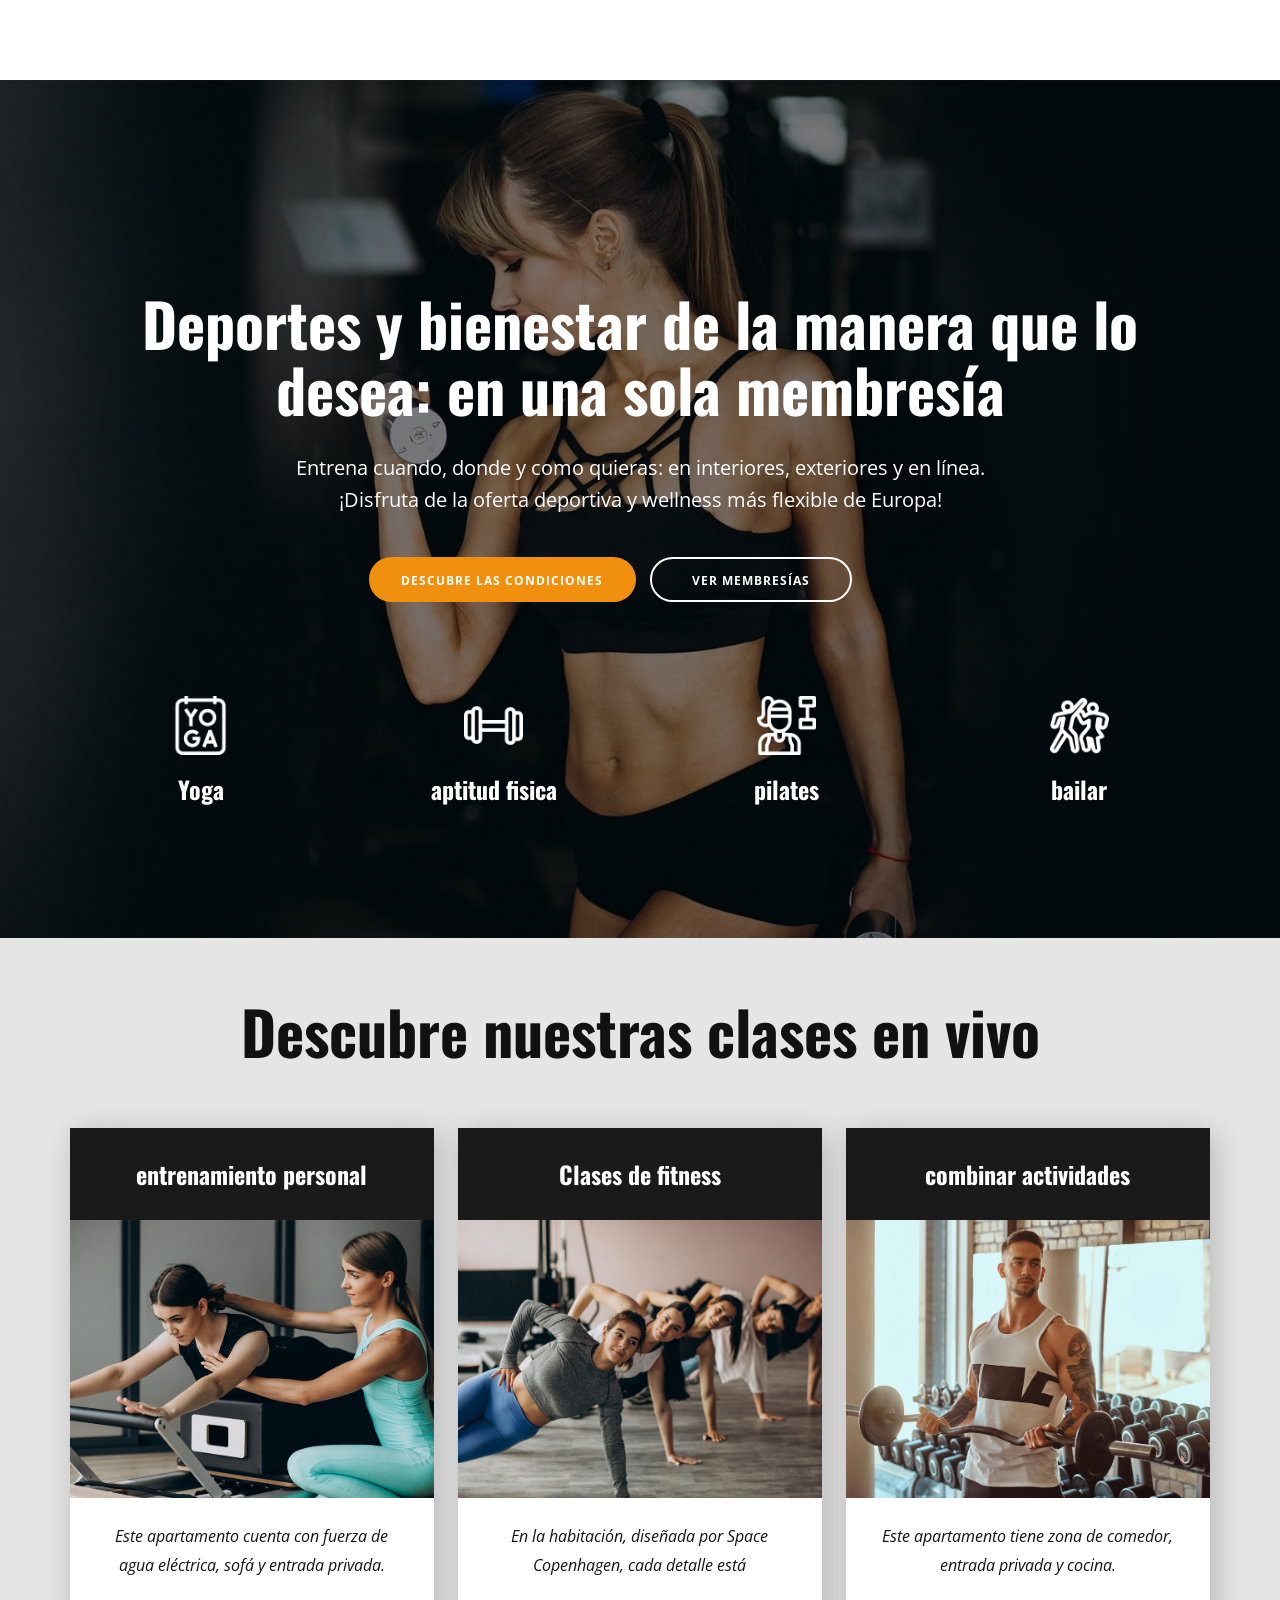
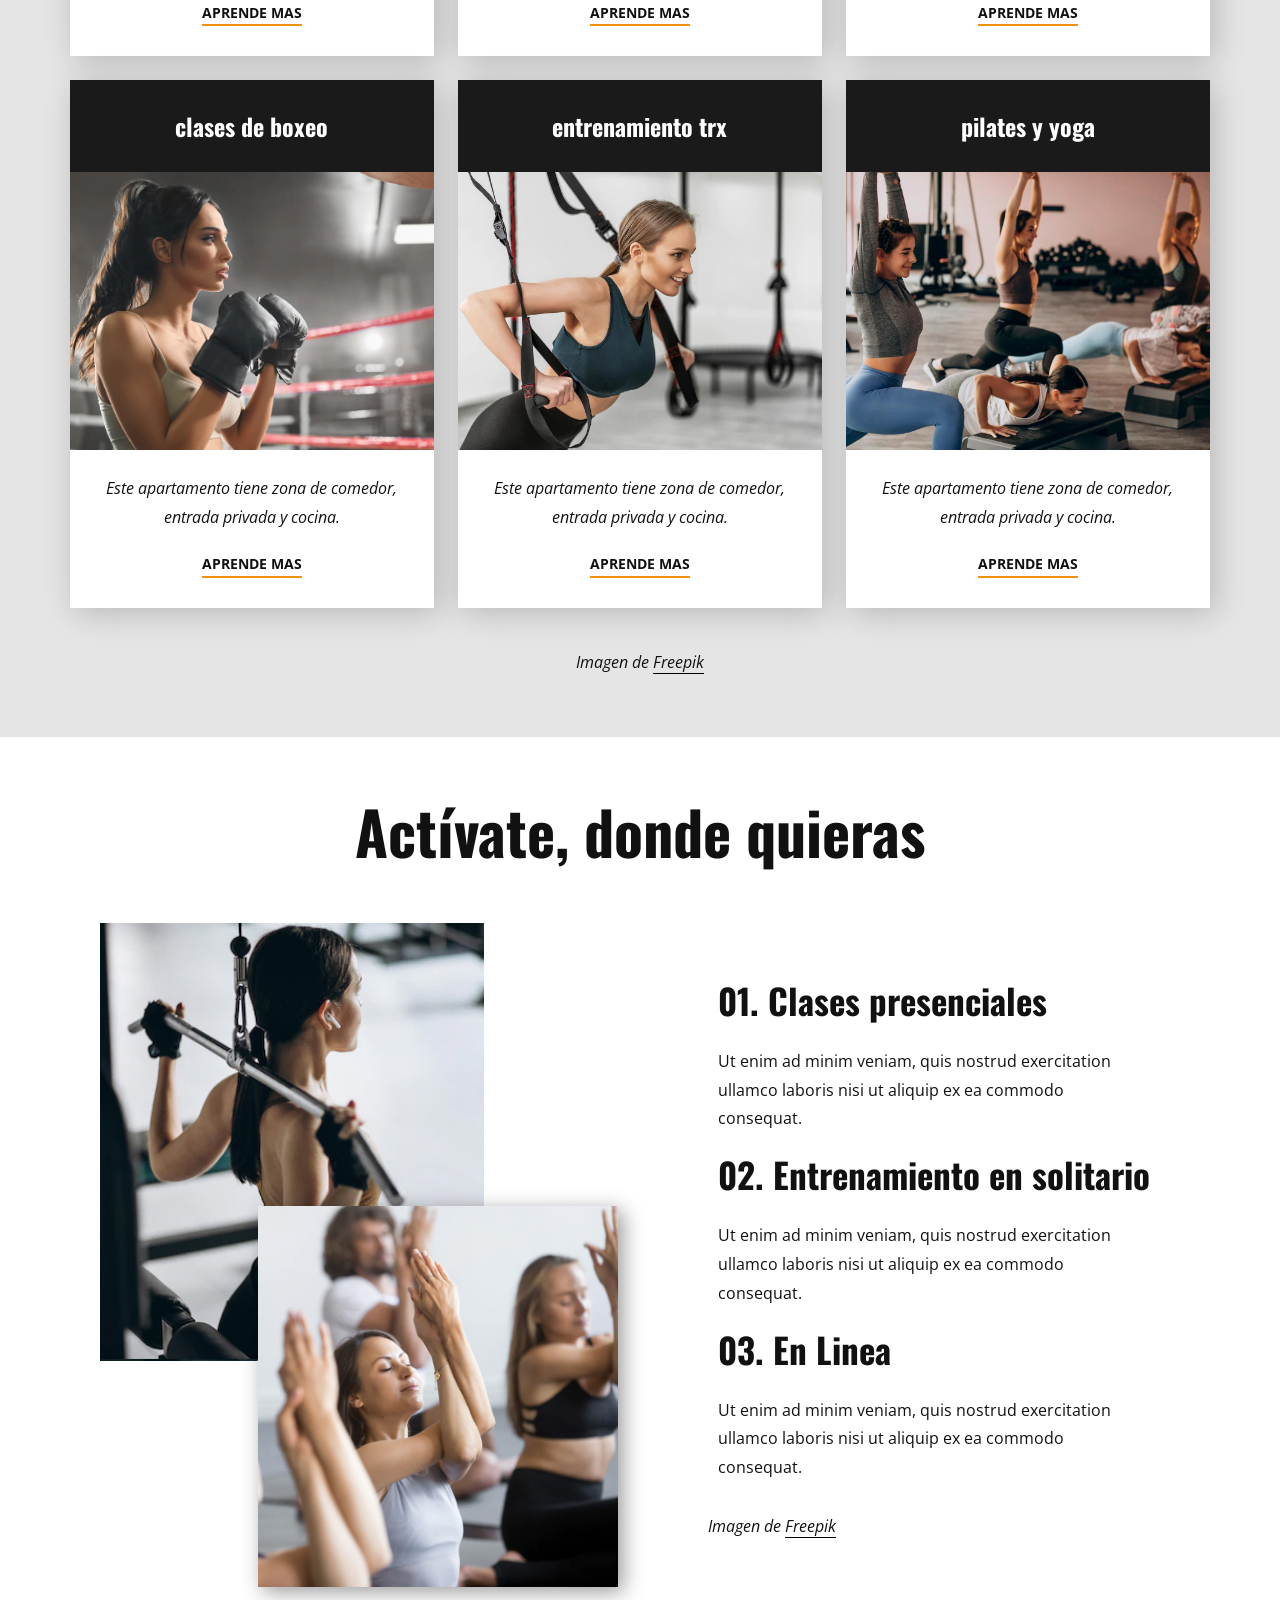
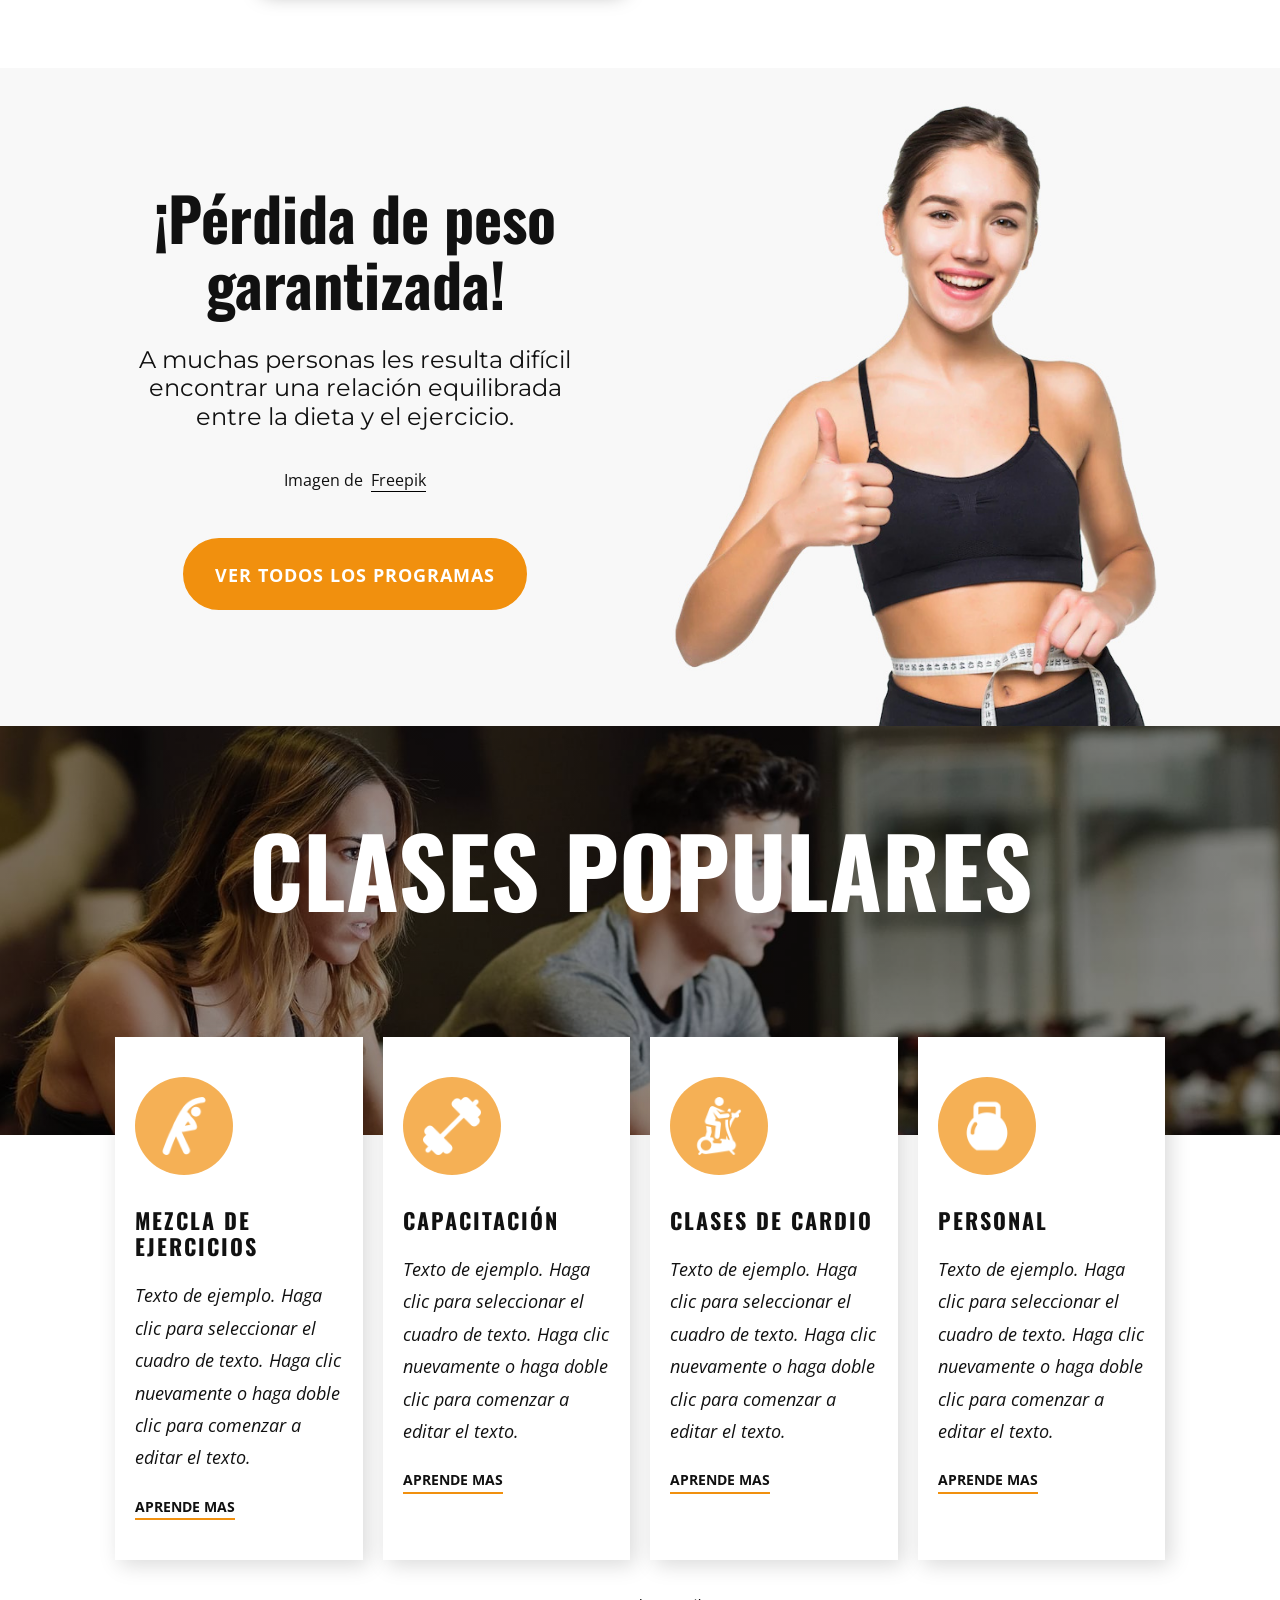
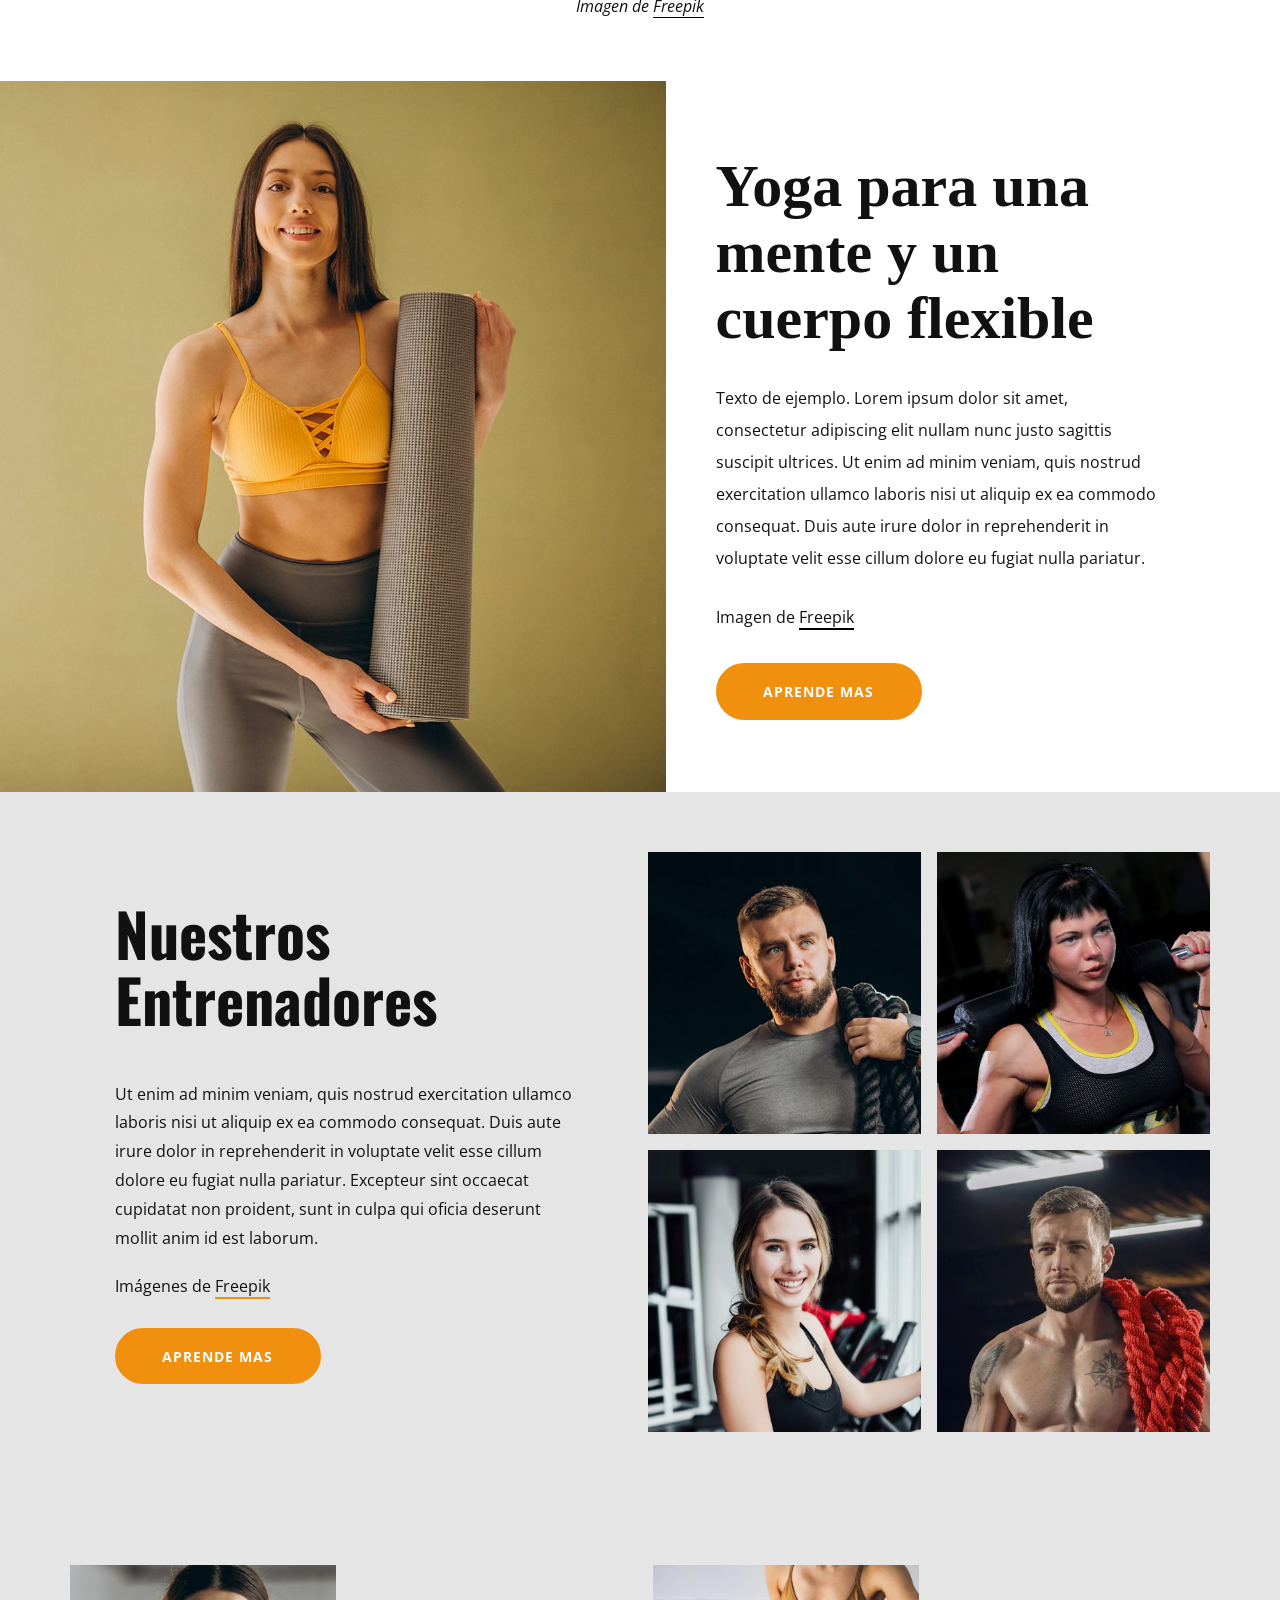
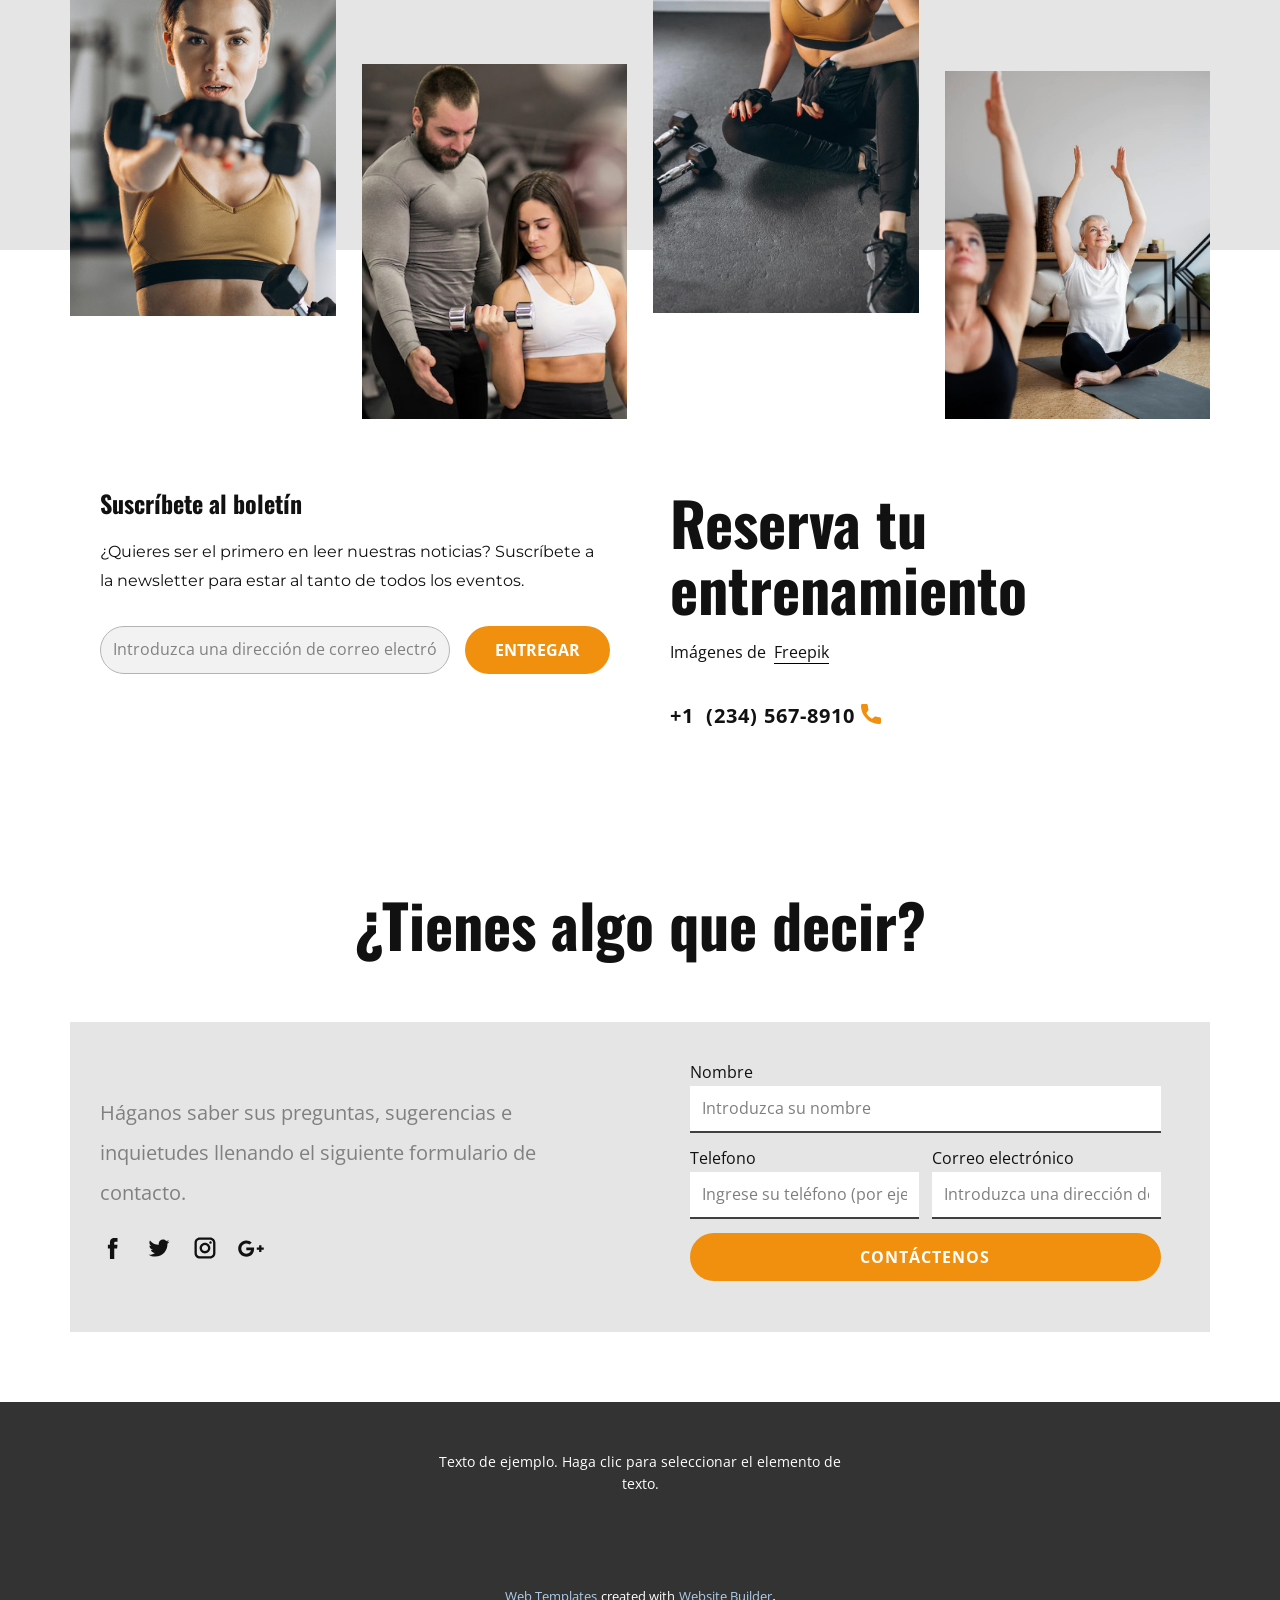
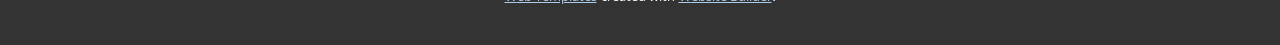
<file: Gym-.html>
<!DOCTYPE html>
<html style="font-size: 16px;" lang="es"><head>
    <meta name="viewport" content="width=device-width, initial-scale=1.0">
    <meta charset="utf-8">
    <meta name="keywords" content="​Sports and wellness the way you want it - in one membership, ​Discover our live classes, ​Get active, wherever you want, ​Weight loss guaranteed!, Popular Classes, ​Yoga for Flexible Mind and Body, Our Trainers, ​Book your workout, ​Have something to say?">
    <meta name="description" content="">
    <title>Gym </title>
    <link rel="stylesheet" href="nicepage.css" media="screen">
<link rel="stylesheet" href="Gym-.css" media="screen">
    <script class="u-script" type="text/javascript" src="jquery-1.9.1.min.js" defer=""></script>
    <script class="u-script" type="text/javascript" src="nicepage.js" defer=""></script>
    <meta name="generator" content="Nicepage 5.15.1, nicepage.com">
    <meta name="referrer" content="origin">
    <link id="u-theme-google-font" rel="stylesheet" href="https://fonts.googleapis.com/css?family=Oswald:200,300,400,500,600,700|Open+Sans:300,300i,400,400i,500,500i,600,600i,700,700i,800,800i">
    <link id="u-page-google-font" rel="stylesheet" href="https://fonts.googleapis.com/css?family=Montserrat:100,100i,200,200i,300,300i,400,400i,500,500i,600,600i,700,700i,800,800i,900,900i|Open+Sans:300,300i,400,400i,500,500i,600,600i,700,700i,800,800i">
    
    
    
    
    
    
    
    
    
    
    
    <script type="application/ld+json">{
		"@context": "http://schema.org",
		"@type": "Organization",
		"name": "",
		"url": "/"
}</script>
    <meta name="theme-color" content="#478ac9">
    <meta property="og:title" content="Gym">
    <meta property="og:type" content="website">
    <link rel="canonical" href="/">
  <meta data-intl-tel-input-cdn-path="intlTelInput/"></head>
  <body class="u-body u-xl-mode" data-lang="es"><header class="u-clearfix u-header u-header" id="sec-225b"><div class="u-clearfix u-sheet u-sheet-1"></div></header>
    <section class="skrollable skrollable-between u-align-center u-clearfix u-image u-shading u-section-1" src="" id="sec-fc01" data-image-width="1620" data-image-height="1080">
      <div class="u-clearfix u-sheet u-sheet-1">
        <h1 class="u-text u-text-default u-text-1">
          <font style="vertical-align: inherit;">
            <font style="vertical-align: inherit;">
              <font style="vertical-align: inherit;">
                <font style="vertical-align: inherit;"> Deportes y bienestar de la manera que lo desea: en una sola membresía</font>
              </font>
            </font>
          </font>
        </h1>
        <p class="u-large-text u-text u-text-variant u-text-2">
          <font style="vertical-align: inherit;">
            <font style="vertical-align: inherit;">
              <font style="vertical-align: inherit;">
                <font style="vertical-align: inherit;">Entrena cuando, donde y como quieras: en interiores, exteriores y en línea. </font>
              </font>
            </font>
            <font style="vertical-align: inherit;">
              <font style="vertical-align: inherit;">
                <font style="vertical-align: inherit;">¡Disfruta de la oferta deportiva y wellness más flexible de Europa!</font>
              </font>
            </font>
          </font>
        </p>
        <div class="u-clearfix u-expanded-width-xs u-layout-wrap u-layout-wrap-1">
          <div class="u-layout">
            <div class="u-layout-row">
              <div class="u-align-center-sm u-align-center-xs u-align-right-lg u-align-right-md u-align-right-xl u-container-style u-layout-cell u-left-cell u-size-30 u-layout-cell-1">
                <div class="u-container-layout u-valign-middle-xs u-valign-top-lg u-valign-top-md u-valign-top-sm u-valign-top-xl u-container-layout-1">
                  <a href="https://nicepage.com/k/ticket-html-templates" class="u-border-2 u-border-palette-3-base u-btn u-btn-round u-button-style u-palette-3-base u-radius-50 u-btn-1">
                    <font style="vertical-align: inherit;">
                      <font style="vertical-align: inherit;">
                        <font style="vertical-align: inherit;">
                          <font style="vertical-align: inherit;"> Descubre las condiciones</font>
                        </font>
                      </font>
                    </font>
                  </a>
                </div>
              </div>
              <div class="u-align-center-sm u-align-center-xs u-align-left-lg u-align-left-md u-align-left-xl u-container-style u-layout-cell u-right-cell u-size-30 u-layout-cell-2">
                <div class="u-container-layout u-valign-top u-container-layout-2">
                  <a href="https://nicepage.com/k/parking-html-templates" class="u-active-white u-border-2 u-border-active-white u-border-hover-white u-border-white u-btn u-btn-round u-button-style u-hover-white u-none u-radius-50 u-text-active-black u-text-hover-black u-btn-2">
                    <font style="vertical-align: inherit;">
                      <font style="vertical-align: inherit;">
                        <font style="vertical-align: inherit;">
                          <font style="vertical-align: inherit;">Ver membresías</font>
                        </font>
                      </font>
                    </font>
                  </a>
                </div>
              </div>
            </div>
          </div>
        </div>
        <div class="u-expanded-width u-list u-list-1">
          <div class="u-repeater u-repeater-1">
            <div class="u-align-center u-container-style u-list-item u-repeater-item u-shape-rectangle">
              <div class="u-container-layout u-similar-container u-valign-middle-lg u-valign-middle-md u-valign-middle-sm u-valign-middle-xl u-container-layout-3"><span class="u-file-icon u-icon u-text-white u-icon-1"><img src="images/7406688-83f24e45.png" alt=""></span>
                <h4 class="u-align-center u-text u-text-3">
                  <font style="vertical-align: inherit;">
                    <font style="vertical-align: inherit;">
                      <font style="vertical-align: inherit;">
                        <font style="vertical-align: inherit;">Yoga</font>
                      </font>
                    </font>
                  </font>
                </h4>
              </div>
            </div>
            <div class="u-align-center u-container-style u-list-item u-repeater-item u-shape-rectangle">
              <div class="u-container-layout u-similar-container u-valign-middle-lg u-valign-middle-md u-valign-middle-sm u-valign-middle-xl u-container-layout-4"><span class="u-file-icon u-icon u-text-white u-icon-2"><img src="images/1025929-0ccaaa4d.png" alt=""></span>
                <h4 class="u-align-center u-text u-text-4">
                  <font style="vertical-align: inherit;">
                    <font style="vertical-align: inherit;">
                      <font style="vertical-align: inherit;">
                        <font style="vertical-align: inherit;">aptitud fisica</font>
                      </font>
                    </font>
                  </font>
                </h4>
              </div>
            </div>
            <div class="u-align-center u-container-style u-list-item u-repeater-item u-shape-rectangle">
              <div class="u-container-layout u-similar-container u-valign-middle-lg u-valign-middle-md u-valign-middle-sm u-valign-middle-xl u-container-layout-5"><span class="u-file-icon u-icon u-text-white u-icon-3"><img src="images/3145164-832b07a2.png" alt=""></span>
                <h4 class="u-align-center u-text u-text-5">
                  <font style="vertical-align: inherit;">
                    <font style="vertical-align: inherit;">
                      <font style="vertical-align: inherit;">
                        <font style="vertical-align: inherit;">pilates</font>
                      </font>
                    </font>
                  </font>
                </h4>
              </div>
            </div>
            <div class="u-align-center u-container-style u-list-item u-repeater-item u-shape-rectangle">
              <div class="u-container-layout u-similar-container u-valign-middle-lg u-valign-middle-md u-valign-middle-sm u-valign-middle-xl u-container-layout-6"><span class="u-file-icon u-icon u-text-white u-icon-4"><img src="images/2630282-a9d8af37.png" alt=""></span>
                <h4 class="u-align-center u-text u-text-6">
                  <font style="vertical-align: inherit;">
                    <font style="vertical-align: inherit;">
                      <font style="vertical-align: inherit;">
                        <font style="vertical-align: inherit;">bailar</font>
                      </font>
                    </font>
                  </font>
                </h4>
              </div>
            </div>
          </div>
        </div>
      </div>
    </section>
    <section class="u-align-center u-clearfix u-grey-10 u-section-2" id="sec-68f4">
      <div class="u-clearfix u-sheet u-valign-middle u-sheet-1">
        <h2 class="u-text u-text-default u-text-1">
          <font style="vertical-align: inherit;">
            <font style="vertical-align: inherit;">
              <font style="vertical-align: inherit;">
                <font style="vertical-align: inherit;"> Descubre nuestras clases en vivo</font>
              </font>
            </font>
          </font>
        </h2>
        <div class="u-expanded-width u-list u-list-1">
          <div class="u-repeater u-repeater-1">
            <div class="u-align-center u-container-style u-list-item u-repeater-item u-shape-rectangle u-video-cover u-white u-list-item-1">
              <div class="u-container-layout u-similar-container u-valign-top u-container-layout-1">
                <div class="u-align-center u-container-style u-expanded-width u-grey-90 u-group u-group-1">
                  <div class="u-container-layout u-valign-middle u-container-layout-2">
                    <h4 class="u-text u-text-2">
                      <font style="vertical-align: inherit;">
                        <font style="vertical-align: inherit;">
                          <font style="vertical-align: inherit;">
                            <font style="vertical-align: inherit;">entrenamiento personal</font>
                          </font>
                        </font>
                      </font>
                    </h4>
                  </div>
                </div>
                <img alt="" class="u-expanded-width u-image u-image-default u-image-1" src="images/h.jpg" data-image-width="1000" data-image-height="667">
                <p class="u-text u-text-3">
                  <font style="vertical-align: inherit;">
                    <font style="vertical-align: inherit;">
                      <font style="vertical-align: inherit;">
                        <font style="vertical-align: inherit;">Este apartamento cuenta con fuerza de agua eléctrica, sofá y entrada privada.</font>
                      </font>
                    </font>
                  </font>
                </p>
                <a href="https://nicepage.cc" class="u-border-2 u-border-active-palette-3-base u-border-hover-palette-3-base u-border-no-left u-border-no-right u-border-no-top u-border-palette-3-base u-bottom-left-radius-0 u-bottom-right-radius-0 u-btn u-button-style u-none u-radius-0 u-text-active-palette-3-base u-text-body-color u-text-hover-palette-3-base u-top-left-radius-0 u-top-right-radius-0 u-btn-1">
                  <font style="vertical-align: inherit;">
                    <font style="vertical-align: inherit;">
                      <font style="vertical-align: inherit;">
                        <font style="vertical-align: inherit;">Aprende mas</font>
                      </font>
                    </font>
                  </font>
                </a>
              </div>
            </div>
            <div class="u-align-center u-container-style u-list-item u-repeater-item u-shape-rectangle u-video-cover u-white u-list-item-2">
              <div class="u-container-layout u-similar-container u-valign-top u-container-layout-3">
                <div class="u-align-center u-container-style u-expanded-width u-grey-90 u-group u-group-2">
                  <div class="u-container-layout u-valign-middle u-container-layout-4">
                    <h4 class="u-text u-text-default u-text-4">
                      <font style="vertical-align: inherit;">
                        <font style="vertical-align: inherit;">
                          <font style="vertical-align: inherit;">
                            <font style="vertical-align: inherit;">Clases de fitness</font>
                          </font>
                        </font>
                      </font>
                    </h4>
                  </div>
                </div>
                <img alt="" class="u-expanded-width u-image u-image-default u-image-2" src="images/jjjjj.jpg" data-image-width="1000" data-image-height="667">
                <p class="u-text u-text-5">
                  <font style="vertical-align: inherit;">
                    <font style="vertical-align: inherit;">
                      <font style="vertical-align: inherit;">
                        <font style="vertical-align: inherit;">En la habitación, diseñada por Space Copenhagen, cada detalle está</font>
                      </font>
                    </font>
                  </font>
                </p>
                <a href="https://nicepage.cc" class="u-border-2 u-border-active-palette-3-base u-border-hover-palette-3-base u-border-no-left u-border-no-right u-border-no-top u-border-palette-3-base u-bottom-left-radius-0 u-bottom-right-radius-0 u-btn u-button-style u-none u-radius-0 u-text-active-palette-3-base u-text-body-color u-text-hover-palette-3-base u-top-left-radius-0 u-top-right-radius-0 u-btn-2">
                  <font style="vertical-align: inherit;">
                    <font style="vertical-align: inherit;">
                      <font style="vertical-align: inherit;">
                        <font style="vertical-align: inherit;">Aprende mas</font>
                      </font>
                    </font>
                  </font>
                </a>
              </div>
            </div>
            <div class="u-align-center u-container-style u-list-item u-repeater-item u-shape-rectangle u-white u-list-item-3">
              <div class="u-container-layout u-similar-container u-valign-top u-container-layout-5">
                <div class="u-align-center u-container-style u-expanded-width u-grey-90 u-group u-group-3">
                  <div class="u-container-layout u-valign-middle u-container-layout-6">
                    <h4 class="u-text u-text-default u-text-6">
                      <font style="vertical-align: inherit;">
                        <font style="vertical-align: inherit;">
                          <font style="vertical-align: inherit;">
                            <font style="vertical-align: inherit;">combinar actividades</font>
                          </font>
                        </font>
                      </font>
                    </h4>
                  </div>
                </div>
                <img alt="" class="u-expanded-width u-image u-image-default u-image-3" src="images/hhhh.jpg" data-image-width="1000" data-image-height="667">
                <p class="u-text u-text-7">
                  <font style="vertical-align: inherit;">
                    <font style="vertical-align: inherit;">
                      <font style="vertical-align: inherit;">
                        <font style="vertical-align: inherit;">Este apartamento tiene zona de comedor, entrada privada y cocina.</font>
                      </font>
                    </font>
                  </font>
                </p>
                <a href="https://nicepage.cc" class="u-border-2 u-border-active-palette-3-base u-border-hover-palette-3-base u-border-no-left u-border-no-right u-border-no-top u-border-palette-3-base u-bottom-left-radius-0 u-bottom-right-radius-0 u-btn u-button-style u-none u-radius-0 u-text-active-palette-3-base u-text-body-color u-text-hover-palette-3-base u-top-left-radius-0 u-top-right-radius-0 u-btn-3">
                  <font style="vertical-align: inherit;">
                    <font style="vertical-align: inherit;">
                      <font style="vertical-align: inherit;">
                        <font style="vertical-align: inherit;">Aprende mas</font>
                      </font>
                    </font>
                  </font>
                </a>
              </div>
            </div>
            <div class="u-align-center u-container-style u-list-item u-repeater-item u-shape-rectangle u-white u-list-item-4">
              <div class="u-container-layout u-similar-container u-valign-top u-container-layout-7">
                <div class="u-align-center u-container-style u-expanded-width u-grey-90 u-group u-group-4">
                  <div class="u-container-layout u-valign-middle u-container-layout-8">
                    <h4 class="u-text u-text-default u-text-8">
                      <font style="vertical-align: inherit;">
                        <font style="vertical-align: inherit;">
                          <font style="vertical-align: inherit;">
                            <font style="vertical-align: inherit;">clases de boxeo</font>
                          </font>
                        </font>
                      </font>
                    </h4>
                  </div>
                </div>
                <img alt="" class="u-expanded-width u-image u-image-default u-image-4" src="images/vvv-31.jpg" data-image-width="873" data-image-height="873">
                <p class="u-text u-text-9">
                  <font style="vertical-align: inherit;">
                    <font style="vertical-align: inherit;">
                      <font style="vertical-align: inherit;">
                        <font style="vertical-align: inherit;">Este apartamento tiene zona de comedor, entrada privada y cocina.</font>
                      </font>
                    </font>
                  </font>
                </p>
                <a href="https://nicepage.cc" class="u-border-2 u-border-active-palette-3-base u-border-hover-palette-3-base u-border-no-left u-border-no-right u-border-no-top u-border-palette-3-base u-bottom-left-radius-0 u-bottom-right-radius-0 u-btn u-button-style u-none u-radius-0 u-text-active-palette-3-base u-text-body-color u-text-hover-palette-3-base u-top-left-radius-0 u-top-right-radius-0 u-btn-4">
                  <font style="vertical-align: inherit;">
                    <font style="vertical-align: inherit;">
                      <font style="vertical-align: inherit;">
                        <font style="vertical-align: inherit;">Aprende mas</font>
                      </font>
                    </font>
                  </font>
                </a>
              </div>
            </div>
            <div class="u-align-center u-container-style u-list-item u-repeater-item u-shape-rectangle u-white u-list-item-5">
              <div class="u-container-layout u-similar-container u-valign-top u-container-layout-9">
                <div class="u-align-center u-container-style u-expanded-width u-grey-90 u-group u-group-5">
                  <div class="u-container-layout u-valign-middle u-container-layout-10">
                    <h4 class="u-text u-text-default u-text-10">
                      <font style="vertical-align: inherit;">
                        <font style="vertical-align: inherit;">
                          <font style="vertical-align: inherit;">
                            <font style="vertical-align: inherit;"> entrenamiento trx</font>
                          </font>
                        </font>
                      </font>
                    </h4>
                  </div>
                </div>
                <img alt="" class="u-expanded-width u-image u-image-default u-image-5" src="images/hhhh-32.jpg" data-image-width="1380" data-image-height="920">
                <p class="u-text u-text-11">
                  <font style="vertical-align: inherit;">
                    <font style="vertical-align: inherit;">
                      <font style="vertical-align: inherit;">
                        <font style="vertical-align: inherit;">Este apartamento tiene zona de comedor, entrada privada y cocina.</font>
                      </font>
                    </font>
                  </font>
                </p>
                <a href="https://nicepage.cc" class="u-border-2 u-border-active-palette-3-base u-border-hover-palette-3-base u-border-no-left u-border-no-right u-border-no-top u-border-palette-3-base u-bottom-left-radius-0 u-bottom-right-radius-0 u-btn u-button-style u-none u-radius-0 u-text-active-palette-3-base u-text-body-color u-text-hover-palette-3-base u-top-left-radius-0 u-top-right-radius-0 u-btn-5">
                  <font style="vertical-align: inherit;">
                    <font style="vertical-align: inherit;">
                      <font style="vertical-align: inherit;">
                        <font style="vertical-align: inherit;">Aprende mas</font>
                      </font>
                    </font>
                  </font>
                </a>
              </div>
            </div>
            <div class="u-align-center u-container-style u-list-item u-repeater-item u-shape-rectangle u-white u-list-item-6">
              <div class="u-container-layout u-similar-container u-valign-top u-container-layout-11">
                <div class="u-align-center u-container-style u-expanded-width u-grey-90 u-group u-group-6">
                  <div class="u-container-layout u-valign-middle u-container-layout-12">
                    <h4 class="u-text u-text-default u-text-12">
                      <font style="vertical-align: inherit;">
                        <font style="vertical-align: inherit;">
                          <font style="vertical-align: inherit;">
                            <font style="vertical-align: inherit;">pilates y yoga</font>
                          </font>
                        </font>
                      </font>
                    </h4>
                  </div>
                </div>
                <img alt="" class="u-expanded-width u-image u-image-default u-image-6" src="images/ffff.jpg" data-image-width="1380" data-image-height="920">
                <p class="u-text u-text-13">
                  <font style="vertical-align: inherit;">
                    <font style="vertical-align: inherit;">
                      <font style="vertical-align: inherit;">
                        <font style="vertical-align: inherit;">Este apartamento tiene zona de comedor, entrada privada y cocina.</font>
                      </font>
                    </font>
                  </font>
                </p>
                <a href="https://nicepage.cc" class="u-border-2 u-border-active-palette-3-base u-border-hover-palette-3-base u-border-no-left u-border-no-right u-border-no-top u-border-palette-3-base u-bottom-left-radius-0 u-bottom-right-radius-0 u-btn u-button-style u-none u-radius-0 u-text-active-palette-3-base u-text-body-color u-text-hover-palette-3-base u-top-left-radius-0 u-top-right-radius-0 u-btn-6">
                  <font style="vertical-align: inherit;">
                    <font style="vertical-align: inherit;">
                      <font style="vertical-align: inherit;">
                        <font style="vertical-align: inherit;">Aprende mas</font>
                      </font>
                    </font>
                  </font>
                </a>
              </div>
            </div>
          </div>
        </div>
        <p class="u-text u-text-body-color u-text-default u-text-14">
          <font style="vertical-align: inherit;">
            <font style="vertical-align: inherit;">
              <font style="vertical-align: inherit;">
                <font style="vertical-align: inherit;">Imagen de </font>
              </font>
            </font>
          </font>
          <a href="https://www.freepik.com/photos/people" class="u-border-1 u-border-active-grey-70 u-border-black u-border-hover-grey-70 u-border-no-left u-border-no-right u-border-no-top u-bottom-left-radius-0 u-bottom-right-radius-0 u-btn u-button-link u-button-style u-none u-radius-0 u-text-body-color u-top-left-radius-0 u-top-right-radius-0 u-btn-7" target="_blank">
            <font style="vertical-align: inherit;">
              <font style="vertical-align: inherit;">
                <font style="vertical-align: inherit;">
                  <font style="vertical-align: inherit;">Freepik</font>
                </font>
              </font>
            </font>
          </a>
        </p>
      </div>
    </section>
    <section class="u-align-center u-clearfix u-section-3" id="sec-1504">
      <div class="u-clearfix u-sheet u-valign-middle u-sheet-1">
        <h2 class="u-text u-text-1">
          <font style="vertical-align: inherit;">
            <font style="vertical-align: inherit;">
              <font style="vertical-align: inherit;">
                <font style="vertical-align: inherit;">Actívate, donde quieras</font>
              </font>
            </font>
          </font>
        </h2>
        <div class="u-clearfix u-expanded-width u-layout-wrap u-layout-wrap-1">
          <div class="u-layout">
            <div class="u-layout-row">
              <div class="u-container-style u-layout-cell u-size-32-lg u-size-32-xl u-size-60-md u-size-60-sm u-size-60-xs u-layout-cell-1">
                <div class="u-container-layout u-valign-bottom-md u-valign-middle-sm u-container-layout-1">
                  <img class="u-image u-image-default u-image-1" src="images/ghgh.jpg" alt="" data-image-width="411" data-image-height="417">
                  <img class="u-image u-image-default u-image-2" src="images/bbbbbbbbbbb.jpg" alt="" data-image-width="873" data-image-height="873">
                </div>
              </div>
              <div class="u-align-left u-container-style u-layout-cell u-size-28-lg u-size-28-xl u-size-60-md u-size-60-sm u-size-60-xs u-layout-cell-2">
                <div class="u-container-layout u-valign-middle u-container-layout-2">
                  <div class="u-expanded-width u-list u-list-1">
                    <div class="u-repeater u-repeater-1">
                      <div class="u-container-style u-list-item u-repeater-item u-list-item-1">
                        <div class="u-container-layout u-similar-container u-container-layout-3">
                          <h3 class="u-align-left u-text u-text-default u-text-2">
                            <font style="vertical-align: inherit;">
                              <font style="vertical-align: inherit;">
                                <font style="vertical-align: inherit;">
                                  <font style="vertical-align: inherit;">01. Clases presenciales</font>
                                </font>
                              </font>
                            </font>
                          </h3>
                          <p class="u-text u-text-3">
                            <font style="vertical-align: inherit;">
                              <font style="vertical-align: inherit;">
                                <font style="vertical-align: inherit;">
                                  <font style="vertical-align: inherit;"> Ut enim ad minim veniam, quis nostrud exercitation ullamco laboris nisi ut aliquip ex ea commodo consequat.</font>
                                </font>
                              </font>
                            </font>
                          </p>
                        </div>
                      </div>
                      <div class="u-container-style u-list-item u-repeater-item u-list-item-2">
                        <div class="u-container-layout u-similar-container u-container-layout-4">
                          <h3 class="u-align-left u-text u-text-default u-text-4">
                            <font style="vertical-align: inherit;">
                              <font style="vertical-align: inherit;">
                                <font style="vertical-align: inherit;">
                                  <font style="vertical-align: inherit;">02. Entrenamiento en solitario</font>
                                </font>
                              </font>
                            </font>
                          </h3>
                          <p class="u-text u-text-5">
                            <font style="vertical-align: inherit;">
                              <font style="vertical-align: inherit;">
                                <font style="vertical-align: inherit;">
                                  <font style="vertical-align: inherit;"> Ut enim ad minim veniam, quis nostrud exercitation ullamco laboris nisi ut aliquip ex ea commodo consequat.</font>
                                </font>
                              </font>
                            </font>
                          </p>
                        </div>
                      </div>
                      <div class="u-container-style u-list-item u-repeater-item u-list-item-3">
                        <div class="u-container-layout u-similar-container u-container-layout-5">
                          <h3 class="u-align-left u-text u-text-default u-text-6">
                            <font style="vertical-align: inherit;">
                              <font style="vertical-align: inherit;">
                                <font style="vertical-align: inherit;">
                                  <font style="vertical-align: inherit;">03. En Linea</font>
                                </font>
                              </font>
                            </font>
                          </h3>
                          <p class="u-text u-text-7">
                            <font style="vertical-align: inherit;">
                              <font style="vertical-align: inherit;">
                                <font style="vertical-align: inherit;">
                                  <font style="vertical-align: inherit;"> Ut enim ad minim veniam, quis nostrud exercitation ullamco laboris nisi ut aliquip ex ea commodo consequat.</font>
                                </font>
                              </font>
                            </font>
                          </p>
                        </div>
                      </div>
                    </div>
                  </div>
                  <p class="u-text u-text-8">
                    <font style="vertical-align: inherit;">
                      <font style="vertical-align: inherit;">
                        <font style="vertical-align: inherit;">
                          <font style="vertical-align: inherit;">Imagen de </font>
                        </font>
                      </font>
                    </font>
                    <a href="https://www.freepik.com/" class="u-border-1 u-border-active-palette-3-base u-border-black u-border-hover-palette-3-base u-border-no-left u-border-no-right u-border-no-top u-bottom-left-radius-0 u-bottom-right-radius-0 u-btn u-button-link u-button-style u-none u-radius-0 u-text-body-color u-top-left-radius-0 u-top-right-radius-0 u-btn-1" target="_blank">
                      <font style="vertical-align: inherit;">
                        <font style="vertical-align: inherit;">
                          <font style="vertical-align: inherit;">
                            <font style="vertical-align: inherit;">Freepik</font>
                          </font>
                        </font>
                      </font>
                    </a>
                  </p>
                </div>
              </div>
            </div>
          </div>
        </div>
      </div>
    </section>
    <section class="u-clearfix u-image u-section-4" id="carousel_bf1f" data-image-width="779" data-image-height="434">
      <div class="u-clearfix u-sheet u-sheet-1">
        <div class="u-clearfix u-layout-wrap u-layout-wrap-1">
          <div class="u-layout">
            <div class="u-layout-row">
              <div class="u-align-center u-container-style u-layout-cell u-left-cell u-size-30-lg u-size-30-xl u-size-60-md u-size-60-sm u-size-60-xs u-layout-cell-1">
                <div class="u-container-layout u-valign-middle u-container-layout-1">
                  <h2 class="u-text u-text-1">
                    <font style="vertical-align: inherit;">
                      <font style="vertical-align: inherit;">
                        <font style="vertical-align: inherit;">
                          <font style="vertical-align: inherit;">¡Pérdida de peso garantizada!</font>
                        </font>
                      </font>
                    </font>
                  </h2>
                  <h4 class="u-custom-font u-font-montserrat u-text u-text-2">
                    <font style="vertical-align: inherit;">
                      <font style="vertical-align: inherit;">
                        <font style="vertical-align: inherit;">
                          <font style="vertical-align: inherit;">A muchas personas les resulta difícil encontrar una relación equilibrada entre la dieta y el ejercicio.</font>
                        </font>
                      </font>
                    </font>
                  </h4>
                  <p class="u-text u-text-default u-text-3">
                    <font style="vertical-align: inherit;">
                      <font style="vertical-align: inherit;">
                        <font style="vertical-align: inherit;">
                          <font style="vertical-align: inherit;">Imagen de&nbsp; </font>
                        </font>
                      </font>
                    </font>
                    <a href="https://www.freepik.com/photos/man-style" class="u-active-none u-border-1 u-border-active-grey-70 u-border-black u-border-hover-grey-70 u-border-no-left u-border-no-right u-border-no-top u-bottom-left-radius-0 u-bottom-right-radius-0 u-btn u-button-link u-button-style u-hover-none u-none u-radius-0 u-text-body-color u-top-left-radius-0 u-top-right-radius-0 u-btn-1" target="_blank">
                      <font style="vertical-align: inherit;">
                        <font style="vertical-align: inherit;">
                          <font style="vertical-align: inherit;">
                            <font style="vertical-align: inherit;">Freepik</font>
                          </font>
                        </font>
                      </font>
                    </a>
                  </p>
                  <a href="#https://drinkupbottle.com/" class="u-border-2 u-border-palette-3-base u-btn u-btn-round u-button-style u-palette-3-base u-radius-50 u-btn-2">
                    <font style="vertical-align: inherit;">
                      <font style="vertical-align: inherit;">
                        <font style="vertical-align: inherit;">
                          <font style="vertical-align: inherit;">ver todos los programas</font>
                        </font>
                      </font>
                    </font>
                  </a>
                </div>
              </div>
              <div class="u-align-center u-container-style u-image u-layout-cell u-right-cell u-size-30-lg u-size-30-xl u-size-60-md u-size-60-sm u-size-60-xs u-image-1" data-image-width="769" data-image-height="769">
                <div class="u-container-layout u-container-layout-2"></div>
              </div>
            </div>
          </div>
        </div>
      </div>
    </section>
    <section class="u-align-center u-clearfix u-section-5" id="carousel_dce4">
      <div class="u-container-style u-expanded-width-lg u-expanded-width-md u-group u-image u-shading u-image-1" data-image-width="1920" data-image-height="992">
        <div class="u-container-layout u-valign-top u-container-layout-1">
          <h2 class="u-align-center u-text u-text-default u-text-1">
            <font style="vertical-align: inherit;">
              <font style="vertical-align: inherit;">
                <font style="vertical-align: inherit;">
                  <font style="vertical-align: inherit;">clases populares</font>
                </font>
              </font>
            </font>
          </h2>
        </div>
      </div>
      
      
      
      
      
      
      <div class="u-list u-list-1">
        <div class="u-repeater u-repeater-1">
          <div class="u-align-left u-container-style u-list-item u-repeater-item u-shape-rectangle u-white u-list-item-1">
            <div class="u-container-layout u-similar-container u-valign-top u-container-layout-2"><span class="u-file-icon u-icon u-icon-circle u-opacity u-opacity-70 u-palette-3-base u-text-white u-icon-1"><img src="images/10699-71f785f0.png" alt=""></span>
              <h4 class="u-text u-text-2">
                <font style="vertical-align: inherit;">
                  <font style="vertical-align: inherit;">
                    <font style="vertical-align: inherit;">
                      <font style="vertical-align: inherit;">mezcla de ejercicios</font>
                    </font>
                  </font>
                </font>
              </h4>
              <p class="u-text u-text-3">
                <font style="vertical-align: inherit;">
                  <font style="vertical-align: inherit;">
                    <font style="vertical-align: inherit;">
                      <font style="vertical-align: inherit;">Texto de ejemplo. </font>
                    </font>
                  </font>
                  <font style="vertical-align: inherit;">
                    <font style="vertical-align: inherit;">
                      <font style="vertical-align: inherit;">Haga clic para seleccionar el cuadro de texto. </font>
                    </font>
                  </font>
                  <font style="vertical-align: inherit;">
                    <font style="vertical-align: inherit;">
                      <font style="vertical-align: inherit;">Haga clic nuevamente o haga doble clic para comenzar a editar el texto.</font>
                    </font>
                  </font>
                </font>
              </p>
              <a href="https://nicepage.cc" class="u-border-2 u-border-active-palette-3-base u-border-hover-palette-3-base u-border-no-left u-border-no-right u-border-no-top u-border-palette-3-base u-bottom-left-radius-0 u-bottom-right-radius-0 u-btn u-button-style u-none u-radius-0 u-text-active-palette-3-base u-text-body-color u-text-hover-palette-3-base u-top-left-radius-0 u-top-right-radius-0 u-btn-1">
                <font style="vertical-align: inherit;">
                  <font style="vertical-align: inherit;">
                    <font style="vertical-align: inherit;">
                      <font style="vertical-align: inherit;">Aprende mas</font>
                    </font>
                  </font>
                </font>
              </a>
            </div>
          </div>
          <div class="u-align-left u-container-style u-list-item u-repeater-item u-shape-rectangle u-video-cover u-white u-list-item-2">
            <div class="u-container-layout u-similar-container u-valign-top u-container-layout-3"><span class="u-file-icon u-icon u-icon-circle u-opacity u-opacity-70 u-palette-3-base u-icon-2"><img src="images/3997413-133613fe.png" alt=""></span>
              <h4 class="u-text u-text-4">
                <font style="vertical-align: inherit;">
                  <font style="vertical-align: inherit;">
                    <font style="vertical-align: inherit;">
                      <font style="vertical-align: inherit;">capacitación</font>
                    </font>
                  </font>
                </font>
              </h4>
              <p class="u-text u-text-5">
                <font style="vertical-align: inherit;">
                  <font style="vertical-align: inherit;">
                    <font style="vertical-align: inherit;">
                      <font style="vertical-align: inherit;">Texto de ejemplo. </font>
                    </font>
                  </font>
                  <font style="vertical-align: inherit;">
                    <font style="vertical-align: inherit;">
                      <font style="vertical-align: inherit;">Haga clic para seleccionar el cuadro de texto. </font>
                    </font>
                  </font>
                  <font style="vertical-align: inherit;">
                    <font style="vertical-align: inherit;">
                      <font style="vertical-align: inherit;">Haga clic nuevamente o haga doble clic para comenzar a editar el texto.</font>
                    </font>
                  </font>
                </font>
              </p>
              <a href="https://nicepage.cc" class="u-border-2 u-border-active-palette-3-base u-border-hover-palette-3-base u-border-no-left u-border-no-right u-border-no-top u-border-palette-3-base u-bottom-left-radius-0 u-bottom-right-radius-0 u-btn u-button-style u-none u-radius-0 u-text-active-palette-3-base u-text-body-color u-text-hover-palette-3-base u-top-left-radius-0 u-top-right-radius-0 u-btn-2">
                <font style="vertical-align: inherit;">
                  <font style="vertical-align: inherit;">
                    <font style="vertical-align: inherit;">
                      <font style="vertical-align: inherit;">Aprende mas</font>
                    </font>
                  </font>
                </font>
              </a>
            </div>
          </div>
          <div class="u-align-left u-container-style u-list-item u-repeater-item u-shape-rectangle u-video-cover u-white u-list-item-3">
            <div class="u-container-layout u-similar-container u-valign-top u-container-layout-4"><span class="u-file-icon u-icon u-icon-circle u-opacity u-opacity-70 u-palette-3-base u-icon-3"><img src="images/185606-0eed93c8.png" alt=""></span>
              <h4 class="u-text u-text-6">
                <font style="vertical-align: inherit;">
                  <font style="vertical-align: inherit;">
                    <font style="vertical-align: inherit;">
                      <font style="vertical-align: inherit;">Clases de cardio</font>
                    </font>
                  </font>
                </font>
              </h4>
              <p class="u-text u-text-7">
                <font style="vertical-align: inherit;">
                  <font style="vertical-align: inherit;">
                    <font style="vertical-align: inherit;">
                      <font style="vertical-align: inherit;">Texto de ejemplo. </font>
                    </font>
                  </font>
                  <font style="vertical-align: inherit;">
                    <font style="vertical-align: inherit;">
                      <font style="vertical-align: inherit;">Haga clic para seleccionar el cuadro de texto. </font>
                    </font>
                  </font>
                  <font style="vertical-align: inherit;">
                    <font style="vertical-align: inherit;">
                      <font style="vertical-align: inherit;">Haga clic nuevamente o haga doble clic para comenzar a editar el texto.</font>
                    </font>
                  </font>
                </font>
              </p>
              <a href="https://nicepage.cc" class="u-border-2 u-border-active-palette-3-base u-border-hover-palette-3-base u-border-no-left u-border-no-right u-border-no-top u-border-palette-3-base u-bottom-left-radius-0 u-bottom-right-radius-0 u-btn u-button-style u-none u-radius-0 u-text-active-palette-3-base u-text-body-color u-text-hover-palette-3-base u-top-left-radius-0 u-top-right-radius-0 u-btn-3">
                <font style="vertical-align: inherit;">
                  <font style="vertical-align: inherit;">
                    <font style="vertical-align: inherit;">
                      <font style="vertical-align: inherit;">Aprende mas</font>
                    </font>
                  </font>
                </font>
              </a>
            </div>
          </div>
          <div class="u-align-left u-container-style u-list-item u-repeater-item u-shape-rectangle u-video-cover u-white u-list-item-4">
            <div class="u-container-layout u-similar-container u-valign-top u-container-layout-5"><span class="u-file-icon u-icon u-icon-circle u-opacity u-opacity-70 u-palette-3-base u-icon-4"><img src="images/8140478-f2130a26.png" alt=""></span>
              <h4 class="u-text u-text-8">
                <font style="vertical-align: inherit;">
                  <font style="vertical-align: inherit;">
                    <font style="vertical-align: inherit;">
                      <font style="vertical-align: inherit;">Personal</font>
                    </font>
                  </font>
                </font>
              </h4>
              <p class="u-text u-text-9">
                <font style="vertical-align: inherit;">
                  <font style="vertical-align: inherit;">
                    <font style="vertical-align: inherit;">
                      <font style="vertical-align: inherit;">Texto de ejemplo. </font>
                    </font>
                  </font>
                  <font style="vertical-align: inherit;">
                    <font style="vertical-align: inherit;">
                      <font style="vertical-align: inherit;">Haga clic para seleccionar el cuadro de texto. </font>
                    </font>
                  </font>
                  <font style="vertical-align: inherit;">
                    <font style="vertical-align: inherit;">
                      <font style="vertical-align: inherit;">Haga clic nuevamente o haga doble clic para comenzar a editar el texto.</font>
                    </font>
                  </font>
                </font>
              </p>
              <a href="https://nicepage.cc" class="u-border-2 u-border-active-palette-3-base u-border-hover-palette-3-base u-border-no-left u-border-no-right u-border-no-top u-border-palette-3-base u-bottom-left-radius-0 u-bottom-right-radius-0 u-btn u-button-style u-none u-radius-0 u-text-active-palette-3-base u-text-body-color u-text-hover-palette-3-base u-top-left-radius-0 u-top-right-radius-0 u-btn-4">
                <font style="vertical-align: inherit;">
                  <font style="vertical-align: inherit;">
                    <font style="vertical-align: inherit;">
                      <font style="vertical-align: inherit;">Aprende mas</font>
                    </font>
                  </font>
                </font>
              </a>
            </div>
          </div>
        </div>
      </div>
      <p class="u-text u-text-body-color u-text-default u-text-10">
        <font style="vertical-align: inherit;">
          <font style="vertical-align: inherit;">
            <font style="vertical-align: inherit;">
              <font style="vertical-align: inherit;">Imagen de </font>
            </font>
          </font>
        </font>
        <a href="https://www.freepik.com/photos/people" class="u-border-1 u-border-active-grey-70 u-border-black u-border-hover-grey-70 u-border-no-left u-border-no-right u-border-no-top u-bottom-left-radius-0 u-bottom-right-radius-0 u-btn u-button-link u-button-style u-none u-radius-0 u-text-body-color u-top-left-radius-0 u-top-right-radius-0 u-btn-5" target="_blank">
          <font style="vertical-align: inherit;">
            <font style="vertical-align: inherit;">
              <font style="vertical-align: inherit;">
                <font style="vertical-align: inherit;">Freepik</font>
              </font>
            </font>
          </font>
        </a>
      </p>
    </section>
    <section class="u-align-center u-clearfix u-white u-section-6" id="carousel_6f7f">
      <div class="u-clearfix u-gutter-0 u-layout-wrap u-layout-wrap-1">
        <div class="u-layout" style="">
          <div class="u-layout-row" style="">
            <div class="u-align-left u-container-style u-image u-layout-cell u-left-cell u-size-31-lg u-size-33-xl u-size-60-md u-size-60-sm u-size-60-xs u-size-xs-60 u-image-1" src="" data-image-width="1000" data-image-height="1030">
              <div class="u-container-layout u-container-layout-1" src=""></div>
            </div>
            <div class="u-align-left u-container-style u-layout-cell u-right-cell u-shape-rectangle u-size-27-xl u-size-29-lg u-size-60-md u-size-60-sm u-size-60-xs u-size-xs-60 u-white u-layout-cell-2">
              <div class="u-container-layout u-valign-middle u-container-layout-2">
                <h2 class="u-text u-text-1">
                  <font style="vertical-align: inherit;">
                    <font style="vertical-align: inherit;">
                      <font style="vertical-align: inherit;">
                        <font style="vertical-align: inherit;"> Yoga para una mente y un cuerpo flexible</font>
                      </font>
                    </font>
                  </font>
                </h2>
                <p class="u-text u-text-2">
                  <font style="vertical-align: inherit;">
                    <font style="vertical-align: inherit;">
                      <font style="vertical-align: inherit;">
                        <font style="vertical-align: inherit;">Texto de ejemplo. </font>
                      </font>
                    </font>
                    <font style="vertical-align: inherit;">
                      <font style="vertical-align: inherit;">
                        <font style="vertical-align: inherit;">Lorem ipsum dolor sit amet, consectetur adipiscing elit nullam nunc justo sagittis suscipit ultrices. </font>
                      </font>
                    </font>
                    <font style="vertical-align: inherit;">
                      <font style="vertical-align: inherit;">
                        <font style="vertical-align: inherit;">Ut enim ad minim veniam, quis nostrud exercitation ullamco laboris nisi ut aliquip ex ea commodo consequat. </font>
                      </font>
                    </font>
                    <font style="vertical-align: inherit;">
                      <font style="vertical-align: inherit;">
                        <font style="vertical-align: inherit;">Duis aute irure dolor in reprehenderit in voluptate velit esse cillum dolore eu fugiat nulla pariatur.</font>
                      </font>
                    </font>
                  </font>
                </p>
                <p class="u-text u-text-3">
                  <font style="vertical-align: inherit;">
                    <font style="vertical-align: inherit;">
                      <font style="vertical-align: inherit;">
                        <font style="vertical-align: inherit;">Imagen de </font>
                      </font>
                    </font>
                  </font>
                  <a href="https://www.freepik.com/photos/woman" class="u-border-2 u-border-active-palette-3-base u-border-black u-border-hover-palette-3-base u-border-no-left u-border-no-right u-border-no-top u-bottom-left-radius-0 u-bottom-right-radius-0 u-btn u-button-link u-button-style u-none u-radius-0 u-text-body-color u-top-left-radius-0 u-top-right-radius-0 u-btn-1">
                    <font style="vertical-align: inherit;">
                      <font style="vertical-align: inherit;">
                        <font style="vertical-align: inherit;">
                          <font style="vertical-align: inherit;">Freepik</font>
                        </font>
                      </font>
                    </font>
                  </a>
                </p>
                <a href="https://nicepage.com/k/hospital-website-templates" class="u-border-2 u-border-palette-3-base u-btn u-btn-round u-button-style u-palette-3-base u-radius-50 u-btn-2">
                  <font style="vertical-align: inherit;">
                    <font style="vertical-align: inherit;">
                      <font style="vertical-align: inherit;">
                        <font style="vertical-align: inherit;">aprende mas</font>
                      </font>
                    </font>
                  </font>
                </a>
              </div>
            </div>
          </div>
        </div>
      </div>
    </section>
    <section class="u-clearfix u-grey-10 u-section-7" id="carousel_2658">
      <div class="u-clearfix u-sheet u-valign-middle u-sheet-1">
        <div class="u-clearfix u-expanded-width u-gutter-16 u-layout-wrap u-layout-wrap-1">
          <div class="u-layout">
            <div class="u-layout-row">
              <div class="u-size-30 u-size-60-md">
                <div class="u-layout-col">
                  <div class="u-align-left u-container-style u-layout-cell u-left-cell u-size-60 u-layout-cell-1">
                    <div class="u-container-layout u-valign-middle u-container-layout-1">
                      <h2 class="u-text u-text-1">
                        <font style="vertical-align: inherit;">
                          <font style="vertical-align: inherit;">
                            <font style="vertical-align: inherit;">
                              <font style="vertical-align: inherit;">Nuestros Entrenadores</font>
                            </font>
                          </font>
                        </font>
                      </h2>
                      <p class="u-text u-text-2">
                        <font style="vertical-align: inherit;">
                          <font style="vertical-align: inherit;">
                            <font style="vertical-align: inherit;">
                              <font style="vertical-align: inherit;">Ut enim ad minim veniam, quis nostrud exercitation ullamco laboris nisi ut aliquip ex ea commodo consequat. </font>
                            </font>
                          </font>
                          <font style="vertical-align: inherit;">
                            <font style="vertical-align: inherit;">
                              <font style="vertical-align: inherit;">Duis aute irure dolor in reprehenderit in voluptate velit esse cillum dolore eu fugiat nulla pariatur. </font>
                            </font>
                          </font>
                          <font style="vertical-align: inherit;">
                            <font style="vertical-align: inherit;">
                              <font style="vertical-align: inherit;">Excepteur sint occaecat cupidatat non proident, sunt in culpa qui oficia deserunt mollit anim id est laborum.</font>
                            </font>
                          </font>
                        </font>
                      </p>
                      <p class="u-text u-text-3">
                        <font style="vertical-align: inherit;">
                          <font style="vertical-align: inherit;">
                            <font style="vertical-align: inherit;">
                              <font style="vertical-align: inherit;">Imágenes de </font>
                            </font>
                          </font>
                        </font>
                        <a href="https://www.freepik.com" class="u-border-2 u-border-active-black u-border-hover-black u-border-no-left u-border-no-right u-border-no-top u-border-palette-3-base u-bottom-left-radius-0 u-bottom-right-radius-0 u-btn u-button-link u-button-style u-none u-radius-0 u-text-body-color u-top-left-radius-0 u-top-right-radius-0 u-btn-1" target="_blank">
                          <font style="vertical-align: inherit;">
                            <font style="vertical-align: inherit;">
                              <font style="vertical-align: inherit;">
                                <font style="vertical-align: inherit;">Freepik</font>
                              </font>
                            </font>
                          </font>
                        </a>
                      </p>
                      <a href="https://nicepage.com/c/gallery-website-templates" class="u-border-2 u-border-palette-3-base u-btn u-btn-round u-button-style u-palette-3-base u-radius-50 u-btn-2">
                        <font style="vertical-align: inherit;">
                          <font style="vertical-align: inherit;">
                            <font style="vertical-align: inherit;">
                              <font style="vertical-align: inherit;">aprende mas</font>
                            </font>
                          </font>
                        </font>
                      </a>
                    </div>
                  </div>
                </div>
              </div>
              <div class="u-size-30 u-size-60-md">
                <div class="u-layout-col">
                  <div class="u-size-30">
                    <div class="u-layout-row">
                      <div class="u-align-center u-container-style u-image u-layout-cell u-size-30 u-image-1" src="" data-image-width="405" data-image-height="405">
                        <div class="u-container-layout u-valign-middle u-container-layout-2"></div>
                      </div>
                      <div class="u-align-center u-container-style u-image u-layout-cell u-right-cell u-size-30 u-image-2" src="" data-image-width="405" data-image-height="405">
                        <div class="u-container-layout u-valign-middle u-container-layout-3"></div>
                      </div>
                    </div>
                  </div>
                  <div class="u-size-30">
                    <div class="u-layout-row">
                      <div class="u-align-center u-container-style u-image u-layout-cell u-size-30 u-image-3" src="" data-image-width="405" data-image-height="405">
                        <div class="u-container-layout u-valign-middle u-container-layout-4"></div>
                      </div>
                      <div class="u-align-center u-container-style u-image u-layout-cell u-right-cell u-size-30 u-image-4" src="" data-image-width="405" data-image-height="405">
                        <div class="u-container-layout u-valign-middle u-container-layout-5"></div>
                      </div>
                    </div>
                  </div>
                </div>
              </div>
            </div>
          </div>
        </div>
      </div>
    </section>
    <section class="u-clearfix u-section-8" id="carousel_8a6f">
      <div class="u-expanded-width u-grey-10 u-shape u-shape-rectangle u-shape-1"></div>
      <div class="u-clearfix u-gutter-26 u-layout-wrap u-layout-wrap-1">
        <div class="u-layout">
          <div class="u-layout-row">
            <div class="u-size-15 u-size-30-md">
              <div class="u-layout-col">
                <div class="u-container-style u-image u-layout-cell u-size-40 u-image-1" data-image-width="903" data-image-height="903">
                  <div class="u-container-layout u-container-layout-1"></div>
                </div>
                <div class="u-container-style u-hidden-sm u-hidden-xs u-layout-cell u-size-20 u-layout-cell-2">
                  <div class="u-container-layout u-container-layout-2"></div>
                </div>
              </div>
            </div>
            <div class="u-size-15 u-size-30-md">
              <div class="u-layout-col">
                <div class="u-container-style u-hidden-sm u-hidden-xs u-layout-cell u-size-20 u-layout-cell-3">
                  <div class="u-container-layout u-container-layout-3"></div>
                </div>
                <div class="u-container-style u-image u-layout-cell u-size-40 u-image-2" data-image-width="411" data-image-height="417">
                  <div class="u-container-layout u-container-layout-4"></div>
                </div>
              </div>
            </div>
            <div class="u-size-15 u-size-30-md">
              <div class="u-layout-col">
                <div class="u-container-style u-image u-layout-cell u-size-40 u-image-3" data-image-width="1380" data-image-height="920">
                  <div class="u-container-layout u-container-layout-5"></div>
                </div>
                <div class="u-container-style u-hidden-sm u-hidden-xs u-layout-cell u-size-20 u-layout-cell-6">
                  <div class="u-container-layout u-container-layout-6"></div>
                </div>
              </div>
            </div>
            <div class="u-size-15 u-size-30-md">
              <div class="u-layout-col">
                <div class="u-container-style u-hidden-sm u-hidden-xs u-layout-cell u-size-20 u-layout-cell-7">
                  <div class="u-container-layout u-container-layout-7"></div>
                </div>
                <div class="u-container-style u-image u-layout-cell u-size-40 u-image-4" data-image-width="721" data-image-height="1080">
                  <div class="u-container-layout u-container-layout-8"></div>
                </div>
              </div>
            </div>
          </div>
        </div>
      </div>
      <div class="u-clearfix u-layout-wrap u-layout-wrap-2">
        <div class="u-layout">
          <div class="u-layout-row">
            <div class="u-container-style u-layout-cell u-right-cell u-size-25-lg u-size-30-xl u-size-60-md u-size-60-sm u-size-60-xs u-layout-cell-9">
              <div class="u-container-layout u-container-layout-9">
                <h4 class="u-text u-text-default u-text-1">
                  <font style="vertical-align: inherit;">
                    <font style="vertical-align: inherit;">
                      <font style="vertical-align: inherit;">
                        <font style="vertical-align: inherit;">Suscríbete al boletín</font>
                      </font>
                    </font>
                  </font>
                </h4>
                <p class="u-custom-font u-font-montserrat u-text u-text-2">
                  <font style="vertical-align: inherit;">
                    <font style="vertical-align: inherit;">
                      <font style="vertical-align: inherit;">
                        <font style="vertical-align: inherit;">¿Quieres ser el primero en leer nuestras noticias? </font>
                      </font>
                    </font>
                    <font style="vertical-align: inherit;">
                      <font style="vertical-align: inherit;">
                        <font style="vertical-align: inherit;">Suscríbete a la newsletter para estar al tanto de todos los eventos.</font>
                      </font>
                    </font>
                  </font>
                </p>
                <div class="u-expanded-width u-form u-form-1">
                  <form action="https://forms.nicepagesrv.com/v2/form/process" class="u-clearfix u-form-horizontal u-form-spacing-15 u-inner-form" source="email" name="form" style="padding: 0px;">
                    <div class="u-form-email u-form-group u-label-none">
                      <label for="email-6564" class="u-label">
                        <font style="vertical-align: inherit;">
                          <font style="vertical-align: inherit;">
                            <font style="vertical-align: inherit;">
                              <font style="vertical-align: inherit;">Correo electrónico</font>
                            </font>
                          </font>
                        </font>
                      </label>
                      <input type="email" placeholder="Introduzca una dirección de correo electrónico válida" id="email-6564" name="email" class="u-grey-5 u-input u-input-rectangle u-radius-50" required="">
                    </div>
                    <div class="u-align-left u-form-group u-form-submit u-label-none">
                      <a href="#" class="u-active-black u-border-none u-btn u-btn-round u-btn-submit u-button-style u-hover-black u-palette-3-base u-radius-50 u-btn-1">
                        <font style="vertical-align: inherit;">
                          <font style="vertical-align: inherit;">
                            <font style="vertical-align: inherit;">
                              <font style="vertical-align: inherit;">entregar</font>
                            </font>
                          </font>
                        </font>
                      </a>
                      <font style="vertical-align: inherit;">
                        <font style="vertical-align: inherit;">
                          <font style="vertical-align: inherit;">
                            <font style="vertical-align: inherit;">
                              <input type="submit" value="entregar" class="u-form-control-hidden">
                            </font>
                          </font>
                        </font>
                      </font>
                    </div>
                    <div class="u-form-send-message u-form-send-success">
                      <font style="vertical-align: inherit;">
                        <font style="vertical-align: inherit;">
                          <font style="vertical-align: inherit;">
                            <font style="vertical-align: inherit;"> ¡Gracias! </font>
                          </font>
                        </font>
                        <font style="vertical-align: inherit;">
                          <font style="vertical-align: inherit;">
                            <font style="vertical-align: inherit;">Tu mensaje ha sido enviado. </font>
                          </font>
                        </font>
                      </font>
                    </div>
                    <div class="u-form-send-error u-form-send-message">
                      <font style="vertical-align: inherit;">
                        <font style="vertical-align: inherit;">
                          <font style="vertical-align: inherit;">
                            <font style="vertical-align: inherit;"> No se pudo enviar su mensaje. </font>
                          </font>
                        </font>
                        <font style="vertical-align: inherit;">
                          <font style="vertical-align: inherit;">
                            <font style="vertical-align: inherit;">Corrija los errores y vuelva a intentarlo. </font>
                          </font>
                        </font>
                      </font>
                    </div>
                    <input type="hidden" value="" name="recaptchaResponse">
                    <input type="hidden" name="formServices" value="fec467cd-05f6-a990-c6ee-309875b59bfa">
                  </form>
                </div>
              </div>
            </div>
            <div class="u-align-left u-container-style u-layout-cell u-left-cell u-size-30-xl u-size-35-lg u-size-60-md u-size-60-sm u-size-60-xs u-layout-cell-10">
              <div class="u-container-layout u-valign-top-md u-valign-top-sm u-valign-top-xs u-container-layout-10">
                <h2 class="u-text u-text-3">
                  <font style="vertical-align: inherit;">
                    <font style="vertical-align: inherit;">
                      <font style="vertical-align: inherit;">
                        <font style="vertical-align: inherit;">Reserva tu entrenamiento</font>
                      </font>
                    </font>
                  </font>
                </h2>
                <p class="u-text u-text-default u-text-4">
                  <font style="vertical-align: inherit;">
                    <font style="vertical-align: inherit;">
                      <font style="vertical-align: inherit;">
                        <font style="vertical-align: inherit;">Imágenes de&nbsp; </font>
                      </font>
                    </font>
                  </font>
                  <a href="https://www.freepik.com/photos/man-style" class="u-active-none u-border-1 u-border-active-grey-70 u-border-black u-border-hover-grey-70 u-border-no-left u-border-no-right u-border-no-top u-bottom-left-radius-0 u-bottom-right-radius-0 u-btn u-button-link u-button-style u-hover-none u-none u-radius-0 u-text-body-color u-top-left-radius-0 u-top-right-radius-0 u-btn-2" target="_blank">
                    <font style="vertical-align: inherit;">
                      <font style="vertical-align: inherit;">
                        <font style="vertical-align: inherit;">
                          <font style="vertical-align: inherit;">Freepik</font>
                        </font>
                      </font>
                    </font>
                  </a>
                </p>
                <a href="https://nicepage.com/c/education-website-mockup" class="u-active-none u-btn u-button-style u-hover-none u-none u-text-hover-palette-3-base u-btn-3">
                  <font style="vertical-align: inherit;">
                    <font style="vertical-align: inherit;">
                      <font style="vertical-align: inherit;">
                        <font style="vertical-align: inherit;"> +1 </font>
                      </font>
                    </font>
                  </font>
                  <font style="vertical-align: inherit;">
                    <font style="vertical-align: inherit;">
                      <font style="vertical-align: inherit;">
                        <font style="vertical-align: inherit;">&nbsp;(234) 567-8910</font>
                      </font>
                    </font>
                  </font><span class="u-icon u-text-palette-3-base"><svg class="u-svg-content" viewBox="0 0 405.333 405.333" x="0px" y="0px" style="width: 1em; height: 1em;"><path d="M373.333,266.88c-25.003,0-49.493-3.904-72.704-11.563c-11.328-3.904-24.192-0.896-31.637,6.699l-46.016,34.752    c-52.8-28.181-86.592-61.952-114.389-114.368l33.813-44.928c8.512-8.512,11.563-20.971,7.915-32.64    C142.592,81.472,138.667,56.96,138.667,32c0-17.643-14.357-32-32-32H32C14.357,0,0,14.357,0,32    c0,205.845,167.488,373.333,373.333,373.333c17.643,0,32-14.357,32-32V298.88C405.333,281.237,390.976,266.88,373.333,266.88z"></path></svg></span>
                  <font style="vertical-align: inherit;">
                    <font style="vertical-align: inherit;">
                      <font style="vertical-align: inherit;"></font>
                    </font>
                  </font>
                </a>
              </div>
            </div>
          </div>
        </div>
      </div>
    </section>
    <section class="u-align-center-xs u-clearfix u-white u-section-9" id="carousel_71c3">
      <div class="u-clearfix u-sheet u-valign-middle u-sheet-1">
        <h2 class="u-align-center-sm u-align-center-xs u-text u-text-body-color u-text-default u-text-1">
          <font style="vertical-align: inherit;">
            <font style="vertical-align: inherit;">
              <font style="vertical-align: inherit;">
                <font style="vertical-align: inherit;">¿Tienes algo que decir?</font>
              </font>
            </font>
          </font>
        </h2>
        <div class="u-clearfix u-layout-wrap u-white u-layout-wrap-1">
          <div class="u-layout">
            <div class="u-layout-row">
              <div class="u-align-center-sm u-align-center-xs u-align-left-lg u-align-left-md u-align-left-xl u-container-style u-grey-10 u-layout-cell u-size-30 u-layout-cell-1">
                <div class="u-container-layout u-valign-middle u-container-layout-1">
                  <p class="u-text u-text-grey-50 u-text-2">
                    <font style="vertical-align: inherit;">
                      <font style="vertical-align: inherit;">
                        <font style="vertical-align: inherit;">
                          <font style="vertical-align: inherit;">Háganos saber sus preguntas, sugerencias e inquietudes llenando el siguiente formulario de contacto.</font>
                        </font>
                      </font>
                    </font>
                  </p>
                  <div class="u-social-icons u-spacing-20 u-social-icons-1">
                    <a class="u-social-url" target="_blank" href=""><span class="u-icon u-icon-circle u-social-facebook u-social-icon u-icon-1">
                    <svg class="u-svg-link" preserveAspectRatio="xMidYMin slice" viewBox="0 0 112 112" style=""><use xlink:href="#svg-50ee"></use></svg>
                    <svg xmlns="http://www.w3.org/2000/svg" xmlns:xlink="http://www.w3.org/1999/xlink" version="1.1" xml:space="preserve" class="u-svg-content" viewBox="0 0 112 112" x="0px" y="0px" id="svg-50ee"><path d="M75.5,28.8H65.4c-1.5,0-4,0.9-4,4.3v9.4h13.9l-1.5,15.8H61.4v45.1H42.8V58.3h-8.8V42.4h8.8V32.2 c0-7.4,3.4-18.8,18.8-18.8h13.8v15.4H75.5z"></path></svg>
                  </span>
                    </a>
                    <a class="u-social-url" target="_blank" href=""><span class="u-icon u-icon-circle u-social-icon u-social-twitter u-icon-2">
                    <svg class="u-svg-link" preserveAspectRatio="xMidYMin slice" viewBox="0 0 112 112" style=""><use xlink:href="#svg-d346"></use></svg>
                    <svg xmlns="http://www.w3.org/2000/svg" xmlns:xlink="http://www.w3.org/1999/xlink" version="1.1" xml:space="preserve" class="u-svg-content" viewBox="0 0 112 112" x="0px" y="0px" id="svg-d346"><path d="M92.2,38.2c0,0.8,0,1.6,0,2.3c0,24.3-18.6,52.4-52.6,52.4c-10.6,0.1-20.2-2.9-28.5-8.2 c1.4,0.2,2.9,0.2,4.4,0.2c8.7,0,16.7-2.9,23-7.9c-8.1-0.2-14.9-5.5-17.3-12.8c1.1,0.2,2.4,0.2,3.4,0.2c1.6,0,3.3-0.2,4.8-0.7 c-8.4-1.6-14.9-9.2-14.9-18c0-0.2,0-0.2,0-0.2c2.5,1.4,5.4,2.2,8.4,2.3c-5-3.3-8.3-8.9-8.3-15.4c0-3.4,1-6.5,2.5-9.2 c9.1,11.1,22.7,18.5,38,19.2c-0.2-1.4-0.4-2.8-0.4-4.3c0.1-10,8.3-18.2,18.5-18.2c5.4,0,10.1,2.2,13.5,5.7c4.3-0.8,8.1-2.3,11.7-4.5 c-1.4,4.3-4.3,7.9-8.1,10.1c3.7-0.4,7.3-1.4,10.6-2.9C98.9,32.3,95.7,35.5,92.2,38.2z"></path></svg>
                  </span>
                    </a>
                    <a class="u-social-url" target="_blank" href=""><span class="u-icon u-icon-circle u-social-icon u-social-instagram u-icon-3">
                    <svg class="u-svg-link" preserveAspectRatio="xMidYMin slice" viewBox="0 0 112 112" style=""><use xlink:href="#svg-dd2a"></use></svg>
                    <svg xmlns="http://www.w3.org/2000/svg" xmlns:xlink="http://www.w3.org/1999/xlink" version="1.1" xml:space="preserve" class="u-svg-content" viewBox="0 0 112 112" x="0px" y="0px" id="svg-dd2a"><path d="M55.9,32.9c-12.8,0-23.2,10.4-23.2,23.2s10.4,23.2,23.2,23.2s23.2-10.4,23.2-23.2S68.7,32.9,55.9,32.9z M55.9,69.4c-7.4,0-13.3-6-13.3-13.3c-0.1-7.4,6-13.3,13.3-13.3s13.3,6,13.3,13.3C69.3,63.5,63.3,69.4,55.9,69.4z"></path><path d="M79.7,26.8c-3,0-5.4,2.5-5.4,5.4s2.5,5.4,5.4,5.4c3,0,5.4-2.5,5.4-5.4S82.7,26.8,79.7,26.8z"></path><path d="M78.2,11H33.5C21,11,10.8,21.3,10.8,33.7v44.7c0,12.6,10.2,22.8,22.7,22.8h44.7c12.6,0,22.7-10.2,22.7-22.7 V33.7C100.8,21.1,90.6,11,78.2,11z M91,78.4c0,7.1-5.8,12.8-12.8,12.8H33.5c-7.1,0-12.8-5.8-12.8-12.8V33.7 c0-7.1,5.8-12.8,12.8-12.8h44.7c7.1,0,12.8,5.8,12.8,12.8V78.4z"></path></svg>
                  </span>
                    </a>
                    <a class="u-social-url" target="_blank" href=""><span class="u-icon u-icon-circle u-social-google u-social-icon u-icon-4">
                    <svg class="u-svg-link" preserveAspectRatio="xMidYMin slice" viewBox="0 0 112 112" style=""><use xlink:href="#svg-102d"></use></svg>
                    <svg xmlns="http://www.w3.org/2000/svg" xmlns:xlink="http://www.w3.org/1999/xlink" version="1.1" xml:space="preserve" class="u-svg-content" viewBox="0 0 112 112" x="0px" y="0px" id="svg-102d"><path d="M62.2,81.6c-8.6,11.2-24.6,14.4-37.6,10C10.9,87,0.8,73.2,1,58.5c-0.8-18,15.2-34.6,33.1-34.9 c9.2-0.8,18.2,2.7,25,8.6c-2.9,3.1-5.7,6.2-8.9,9.2c-6.2-3.8-13.5-6.5-20.6-4C18.1,40.7,11,54.2,15.4,65.6 c3.5,11.8,17.8,18.3,29.2,13.2c5.8-2.1,9.7-7.4,11.3-13.2c-6.6-0.1-13.2,0-20.1-0.3c0-3.9,0-7.9,0-11.9c11.2,0,22.2,0,33.3,0 C69.9,63.4,68.3,73.9,62.2,81.6z M110.9,63.7c-3.4,0-6.6,0-10,0c0,3.4,0,6.6,0,10c-3.4,0-6.6,0-10,0c0-3.4,0-6.6,0-10 c-3.4,0-6.6,0-10,0c0-3.4,0-6.6,0-10c3.4,0,6.6,0,10,0c0-3.4,0-6.6,0.1-10c3.4,0,6.6,0,10,0c0,3.4,0,6.6,0,10c3.4,0,6.6,0,10,0 C110.9,56.9,110.9,60.3,110.9,63.7z"></path></svg>
                  </span>
                    </a>
                  </div>
                </div>
              </div>
              <div class="u-align-center-sm u-align-center-xs u-container-style u-grey-10 u-layout-cell u-size-30 u-layout-cell-2">
                <div class="u-container-layout u-valign-middle-lg u-valign-middle-md u-valign-middle-xl u-container-layout-2">
                  <div class="u-form u-form-1">
                    <form action="https://forms.nicepagesrv.com/v2/form/process" class="u-clearfix u-form-spacing-13 u-form-vertical u-inner-form" style="padding: 0px;" source="email" name="form-2">
                      <div class="u-form-group u-form-name">
                        <label for="name-da97" class="u-label" wfd-invisible="true">
                          <font style="vertical-align: inherit;">
                            <font style="vertical-align: inherit;">
                              <font style="vertical-align: inherit;">
                                <font style="vertical-align: inherit;">Nombre</font>
                              </font>
                            </font>
                          </font>
                        </label>
                        <input type="text" placeholder="Introduzca su nombre" id="name-da97" name="name" class="u-border-2 u-border-grey-75 u-border-no-left u-border-no-right u-border-no-top u-input u-input-rectangle" required="">
                      </div>
                      <div class="u-form-group u-form-partition-factor-2 u-form-phone u-form-group-2">
                        <label for="phone-10f2" class="u-label" wfd-invisible="true">
                          <font style="vertical-align: inherit;">
                            <font style="vertical-align: inherit;">
                              <font style="vertical-align: inherit;">
                                <font style="vertical-align: inherit;">Telefono</font>
                              </font>
                            </font>
                          </font>
                        </label>
                        <input type="tel" pattern="\+?\d{0,3}[\s\(\-]?([0-9]{2,3})[\s\)\-]?([\s\-]?)([0-9]{3})[\s\-]?([0-9]{2})[\s\-]?([0-9]{2})" placeholder="Ingrese su teléfono (por ejemplo, +14155552675)" id="phone-10f2" name="phone" class="u-border-2 u-border-grey-75 u-border-no-left u-border-no-right u-border-no-top u-input u-input-rectangle" required="">
                      </div>
                      <div class="u-form-email u-form-group u-form-partition-factor-2">
                        <label for="email-da97" class="u-label" wfd-invisible="true">
                          <font style="vertical-align: inherit;">
                            <font style="vertical-align: inherit;">
                              <font style="vertical-align: inherit;">
                                <font style="vertical-align: inherit;">Correo electrónico</font>
                              </font>
                            </font>
                          </font>
                        </label>
                        <input type="email" placeholder="Introduzca una dirección de correo electrónico válida" id="email-da97" name="email" class="u-border-2 u-border-grey-75 u-border-no-left u-border-no-right u-border-no-top u-input u-input-rectangle" required="">
                      </div>
                      <div class="u-align-right u-form-group u-form-submit">
                        <a href="#" class="u-active-black u-border-none u-btn u-btn-round u-btn-submit u-button-style u-hover-black u-palette-3-base u-radius-50 u-btn-1">
                          <font style="vertical-align: inherit;">
                            <font style="vertical-align: inherit;">
                              <font style="vertical-align: inherit;">
                                <font style="vertical-align: inherit;">Contáctenos</font>
                              </font>
                            </font>
                          </font>
                        </a>
                        <font style="vertical-align: inherit;">
                          <font style="vertical-align: inherit;">
                            <font style="vertical-align: inherit;">
                              <font style="vertical-align: inherit;">
                                <input type="submit" value="entregar" class="u-form-control-hidden" wfd-invisible="true">
                              </font>
                            </font>
                          </font>
                        </font>
                      </div>
                      <div class="u-form-send-message u-form-send-success" wfd-invisible="true">
                        <font style="vertical-align: inherit;">
                          <font style="vertical-align: inherit;">
                            <font style="vertical-align: inherit;">
                              <font style="vertical-align: inherit;">¡Gracias! </font>
                            </font>
                          </font>
                          <font style="vertical-align: inherit;">
                            <font style="vertical-align: inherit;">
                              <font style="vertical-align: inherit;">Tu mensaje ha sido enviado.</font>
                            </font>
                          </font>
                        </font>
                      </div>
                      <div class="u-form-send-error u-form-send-message" wfd-invisible="true">
                        <font style="vertical-align: inherit;">
                          <font style="vertical-align: inherit;">
                            <font style="vertical-align: inherit;">
                              <font style="vertical-align: inherit;">No se pudo enviar su mensaje. </font>
                            </font>
                          </font>
                          <font style="vertical-align: inherit;">
                            <font style="vertical-align: inherit;">
                              <font style="vertical-align: inherit;">Corrija los errores y vuelva a intentarlo.</font>
                            </font>
                          </font>
                        </font>
                      </div>
                      <input type="hidden" value="" name="recaptchaResponse" wfd-invisible="true">
                      <input type="hidden" name="formServices" value="fec467cd-05f6-a990-c6ee-309875b59bfa">
                    </form>
                  </div>
                </div>
              </div>
            </div>
          </div>
        </div>
      </div>
    </section>
    
    
    
    <footer class="u-align-center u-clearfix u-footer u-grey-80 u-footer" id="sec-062e"><div class="u-clearfix u-sheet u-sheet-1">
        <p class="u-small-text u-text u-text-variant u-text-1">
          <font style="vertical-align: inherit;">
            <font style="vertical-align: inherit;">
              <font style="vertical-align: inherit;">
                <font style="vertical-align: inherit;">Texto de ejemplo. </font>
              </font>
            </font>
            <font style="vertical-align: inherit;">
              <font style="vertical-align: inherit;">
                <font style="vertical-align: inherit;">Haga clic para seleccionar el elemento de texto.</font>
              </font>
            </font>
          </font>
        </p>
      </div></footer>
    <section class="u-backlink u-clearfix u-grey-80">
      <a class="u-link" href="https://nicepage.com/website-templates" target="_blank">
        <span>Web Templates</span>
      </a>
      <p class="u-text">
        <span>created with</span>
      </p>
      <a class="u-link" href="https://nicepage.online" target="_blank">
        <span>Website Builder</span>
      </a>. 
    </section>
  
</body></html>
</file>
